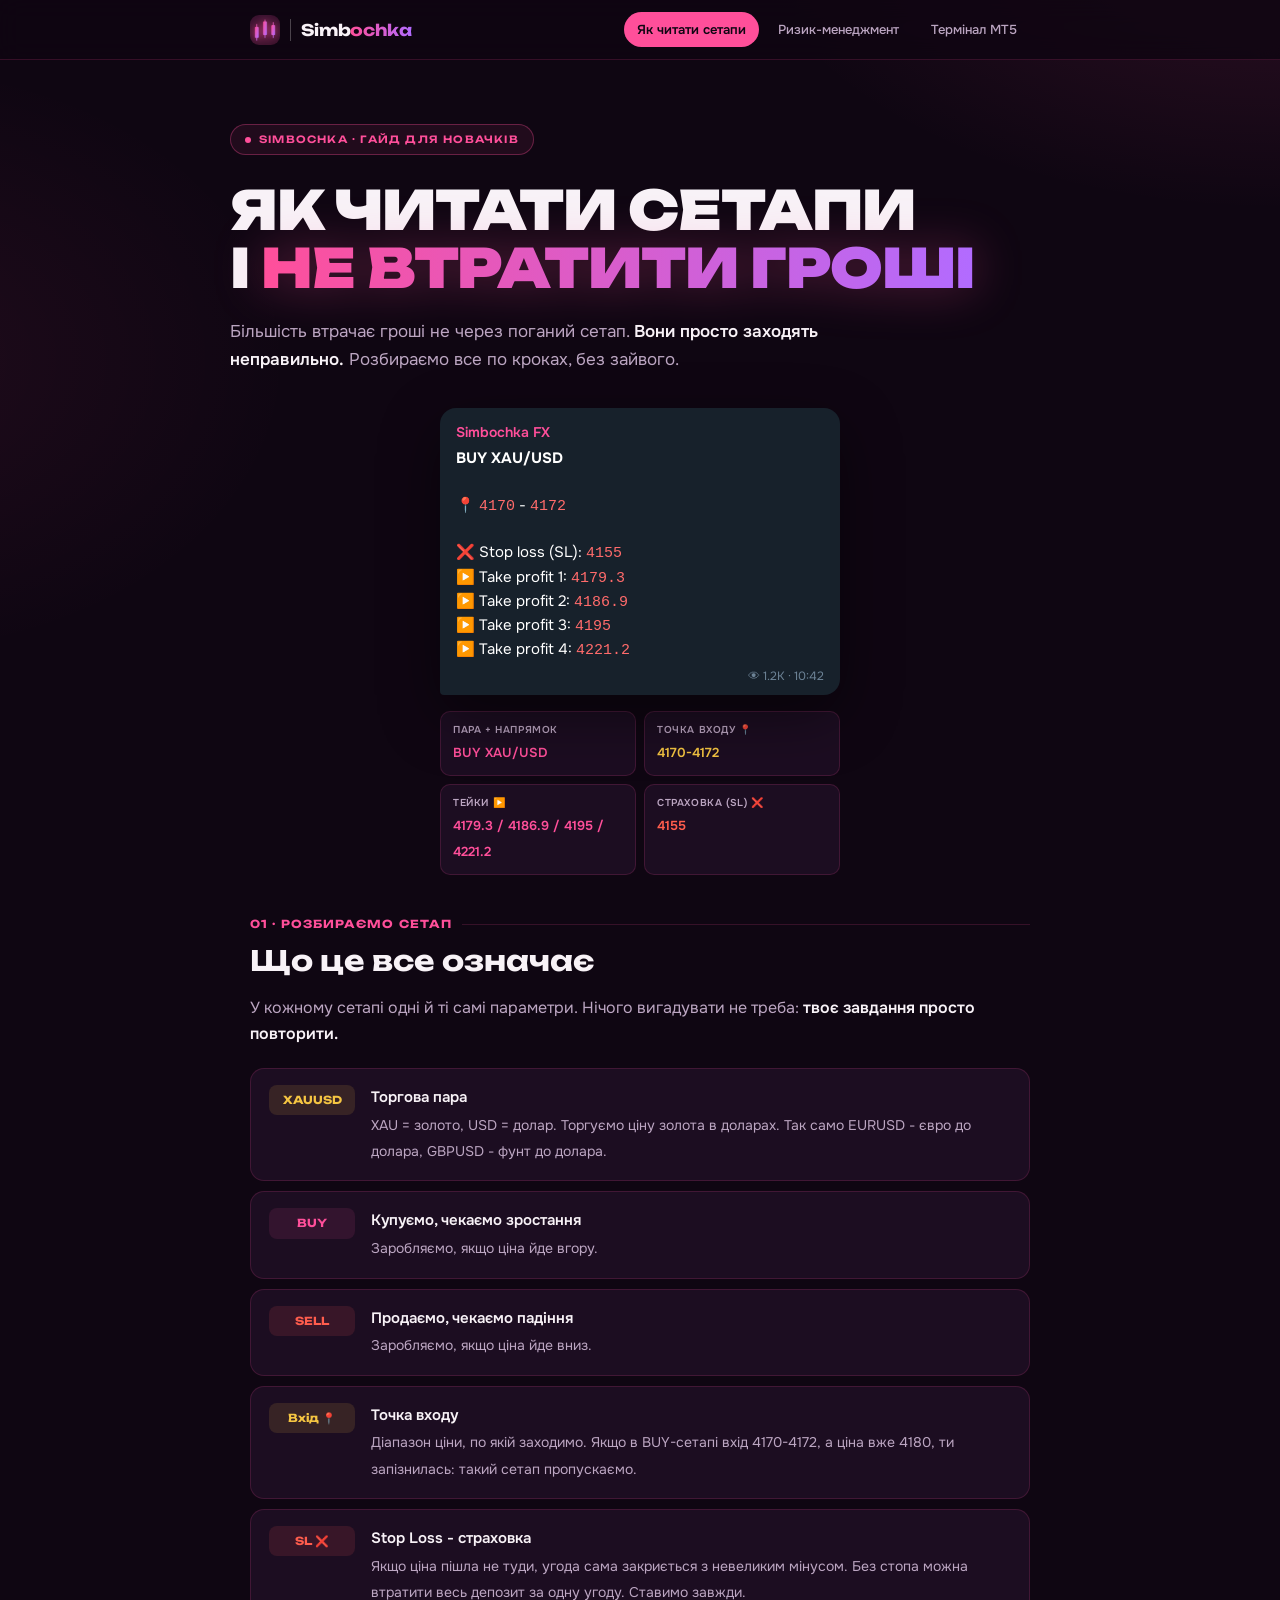
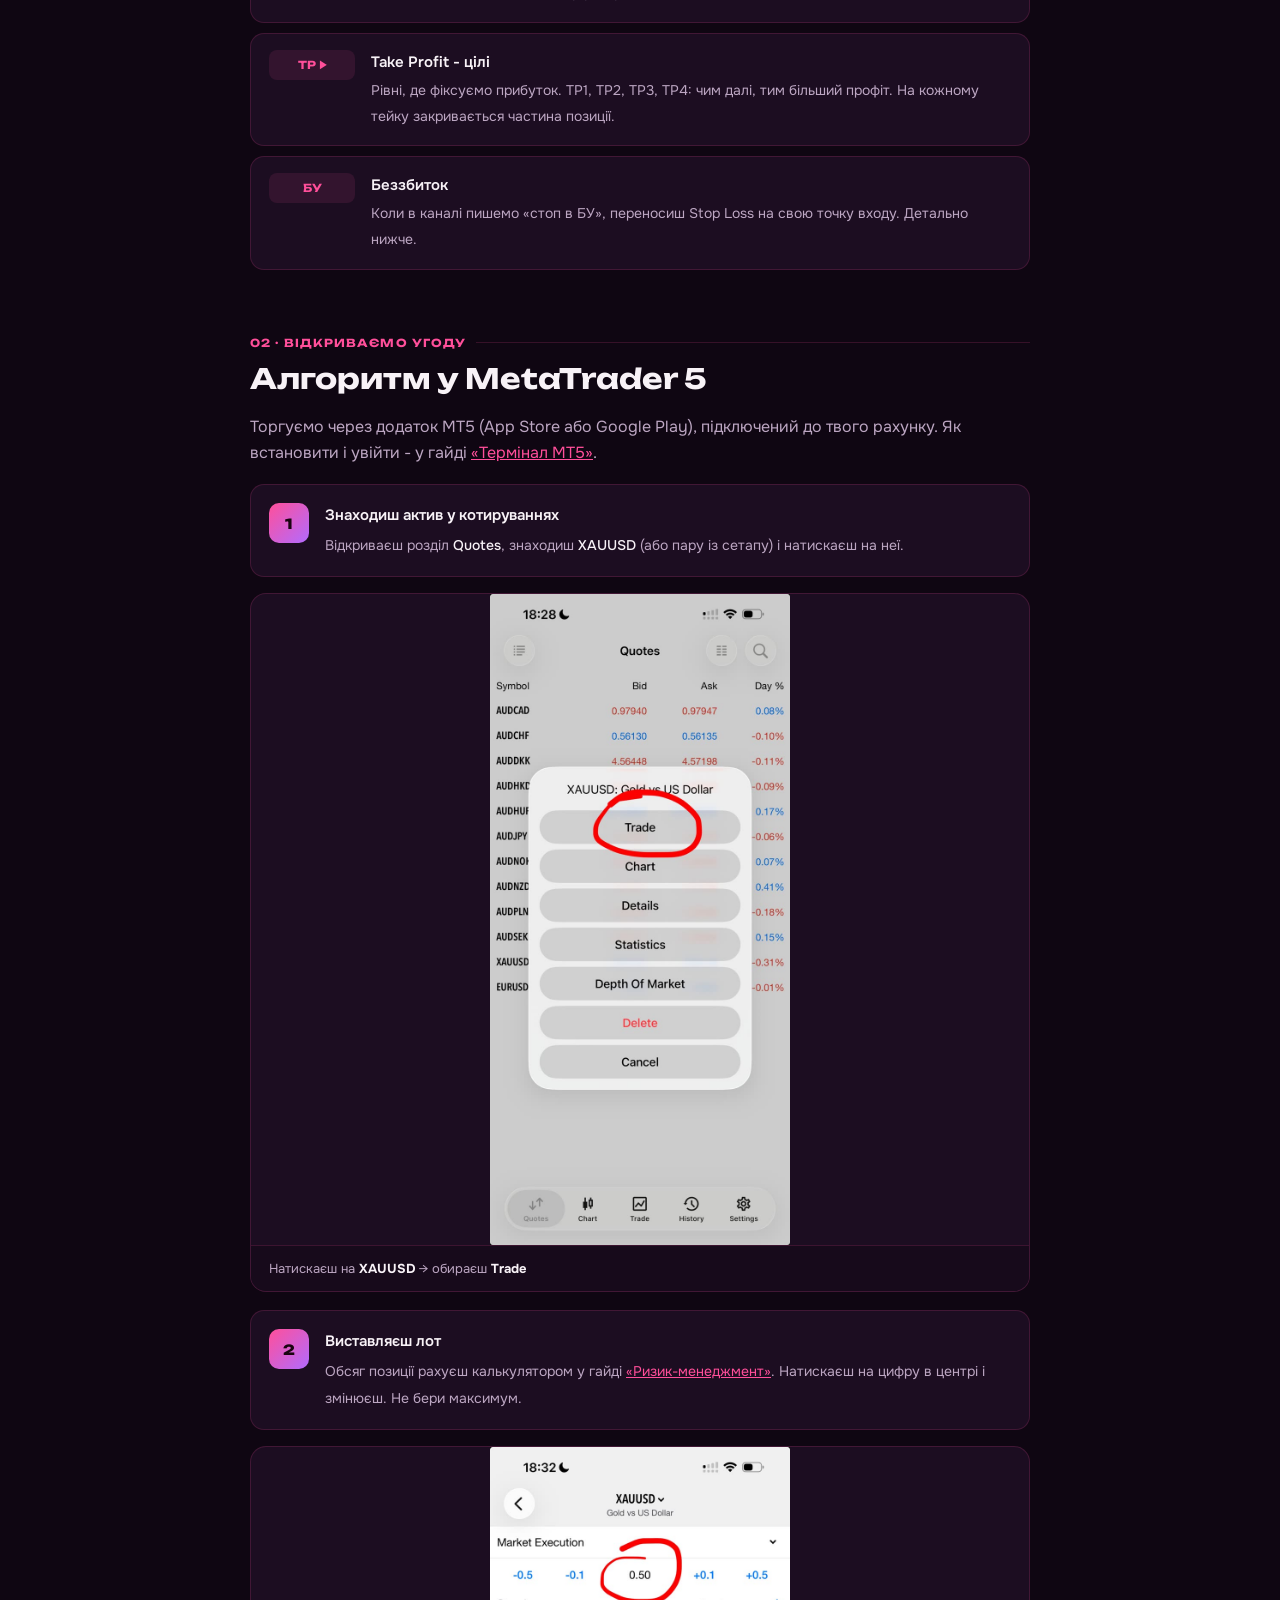
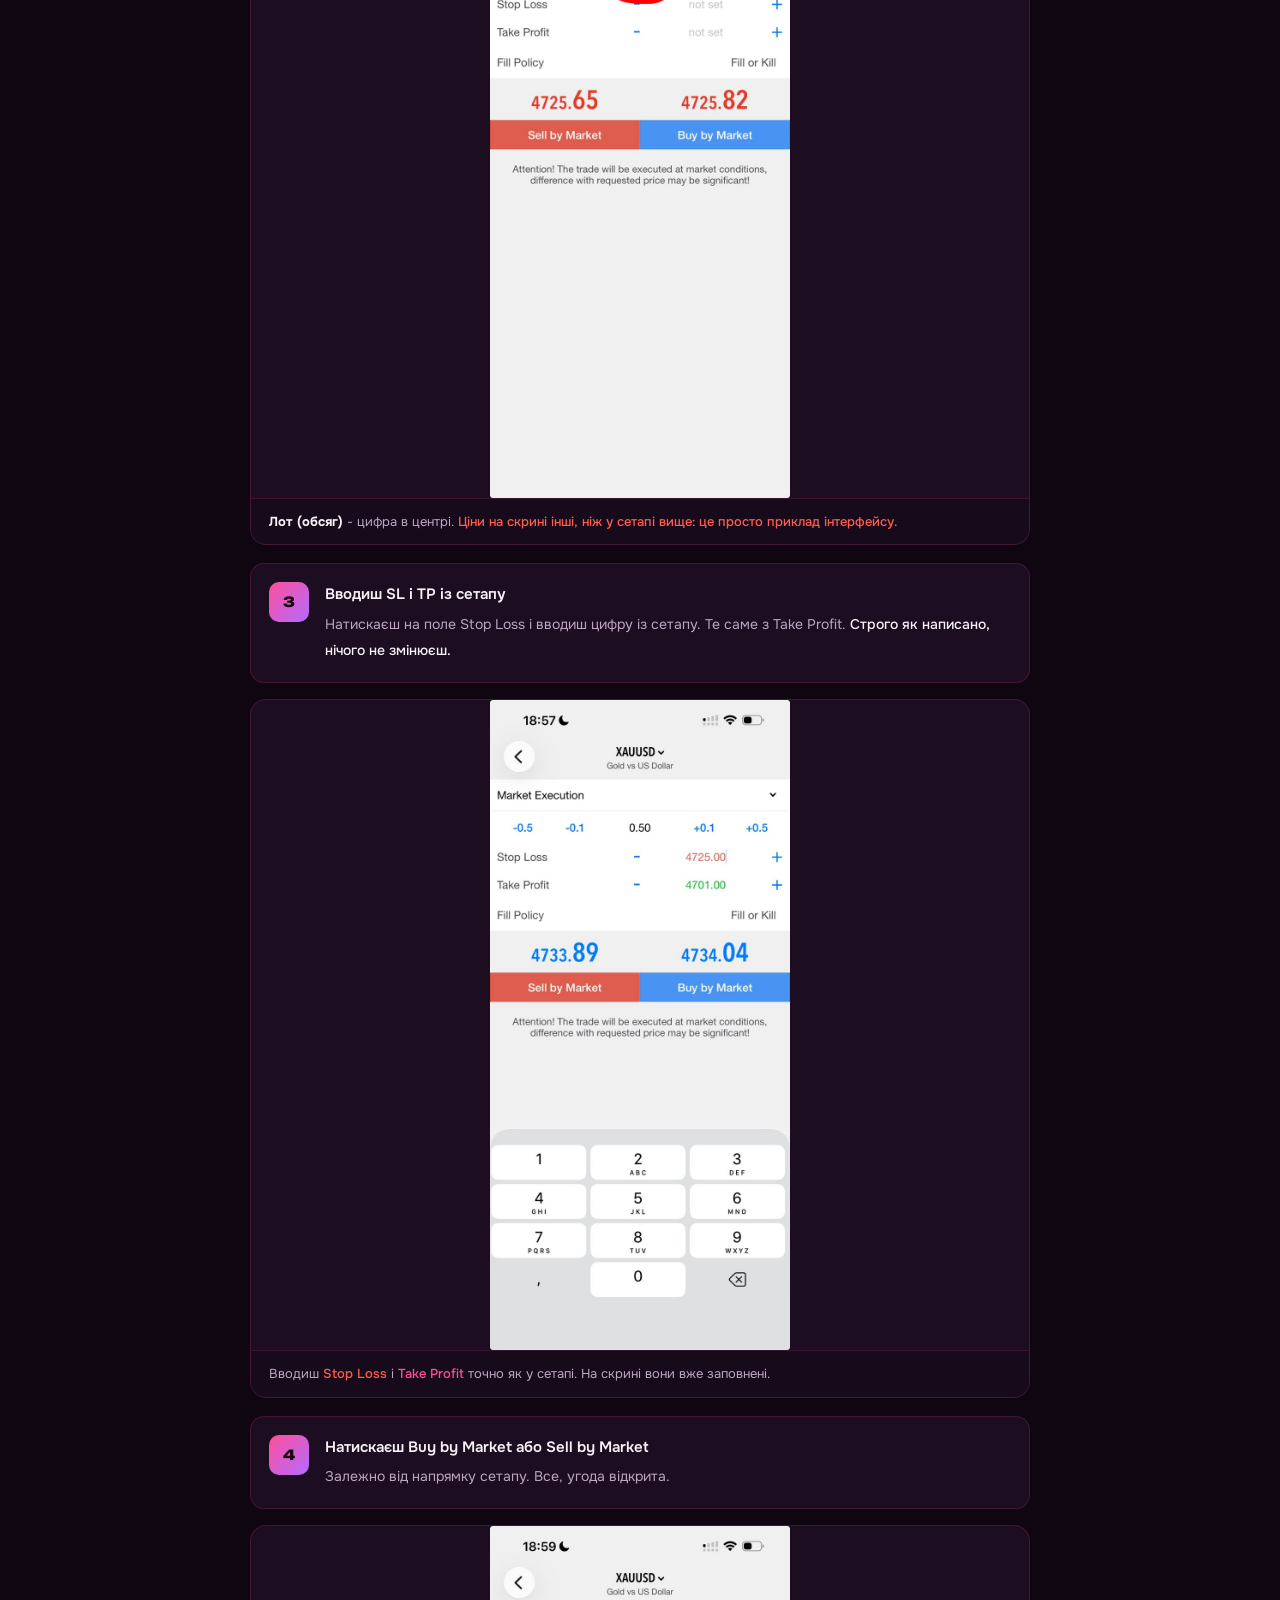
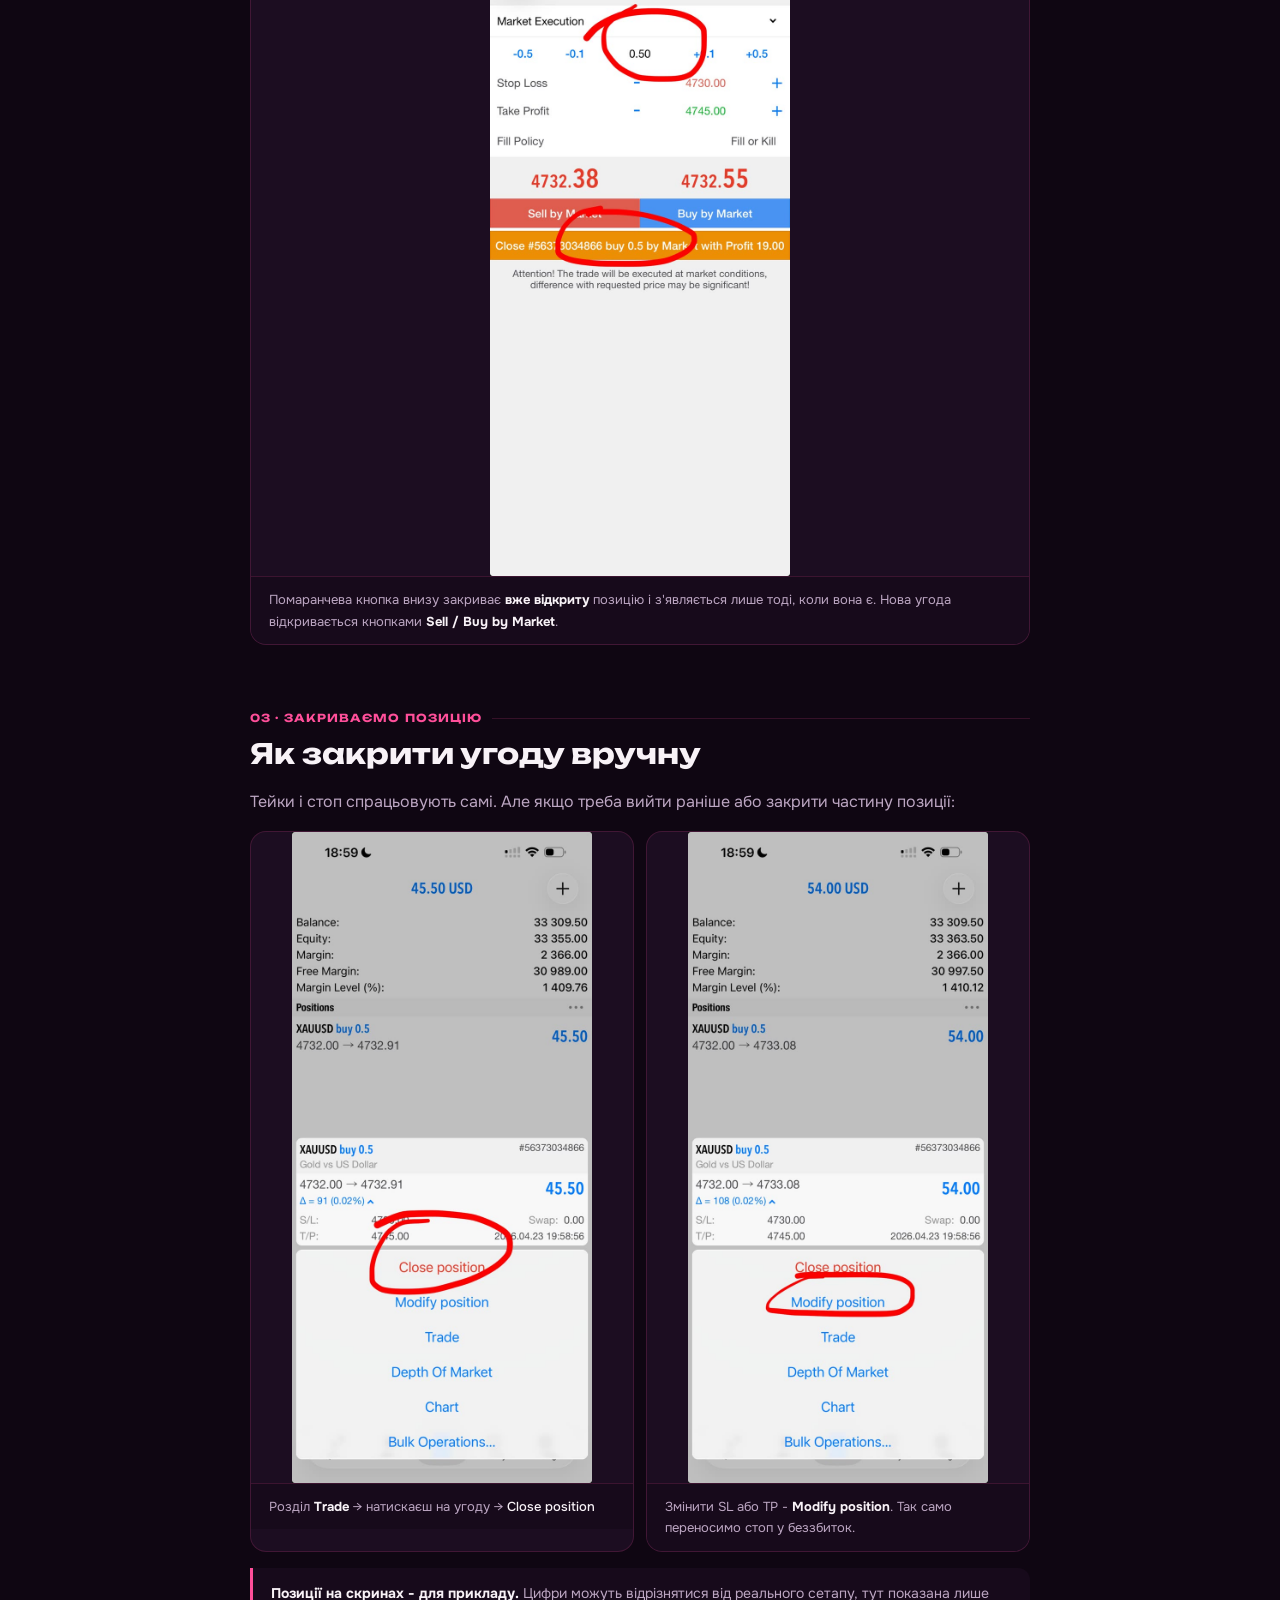
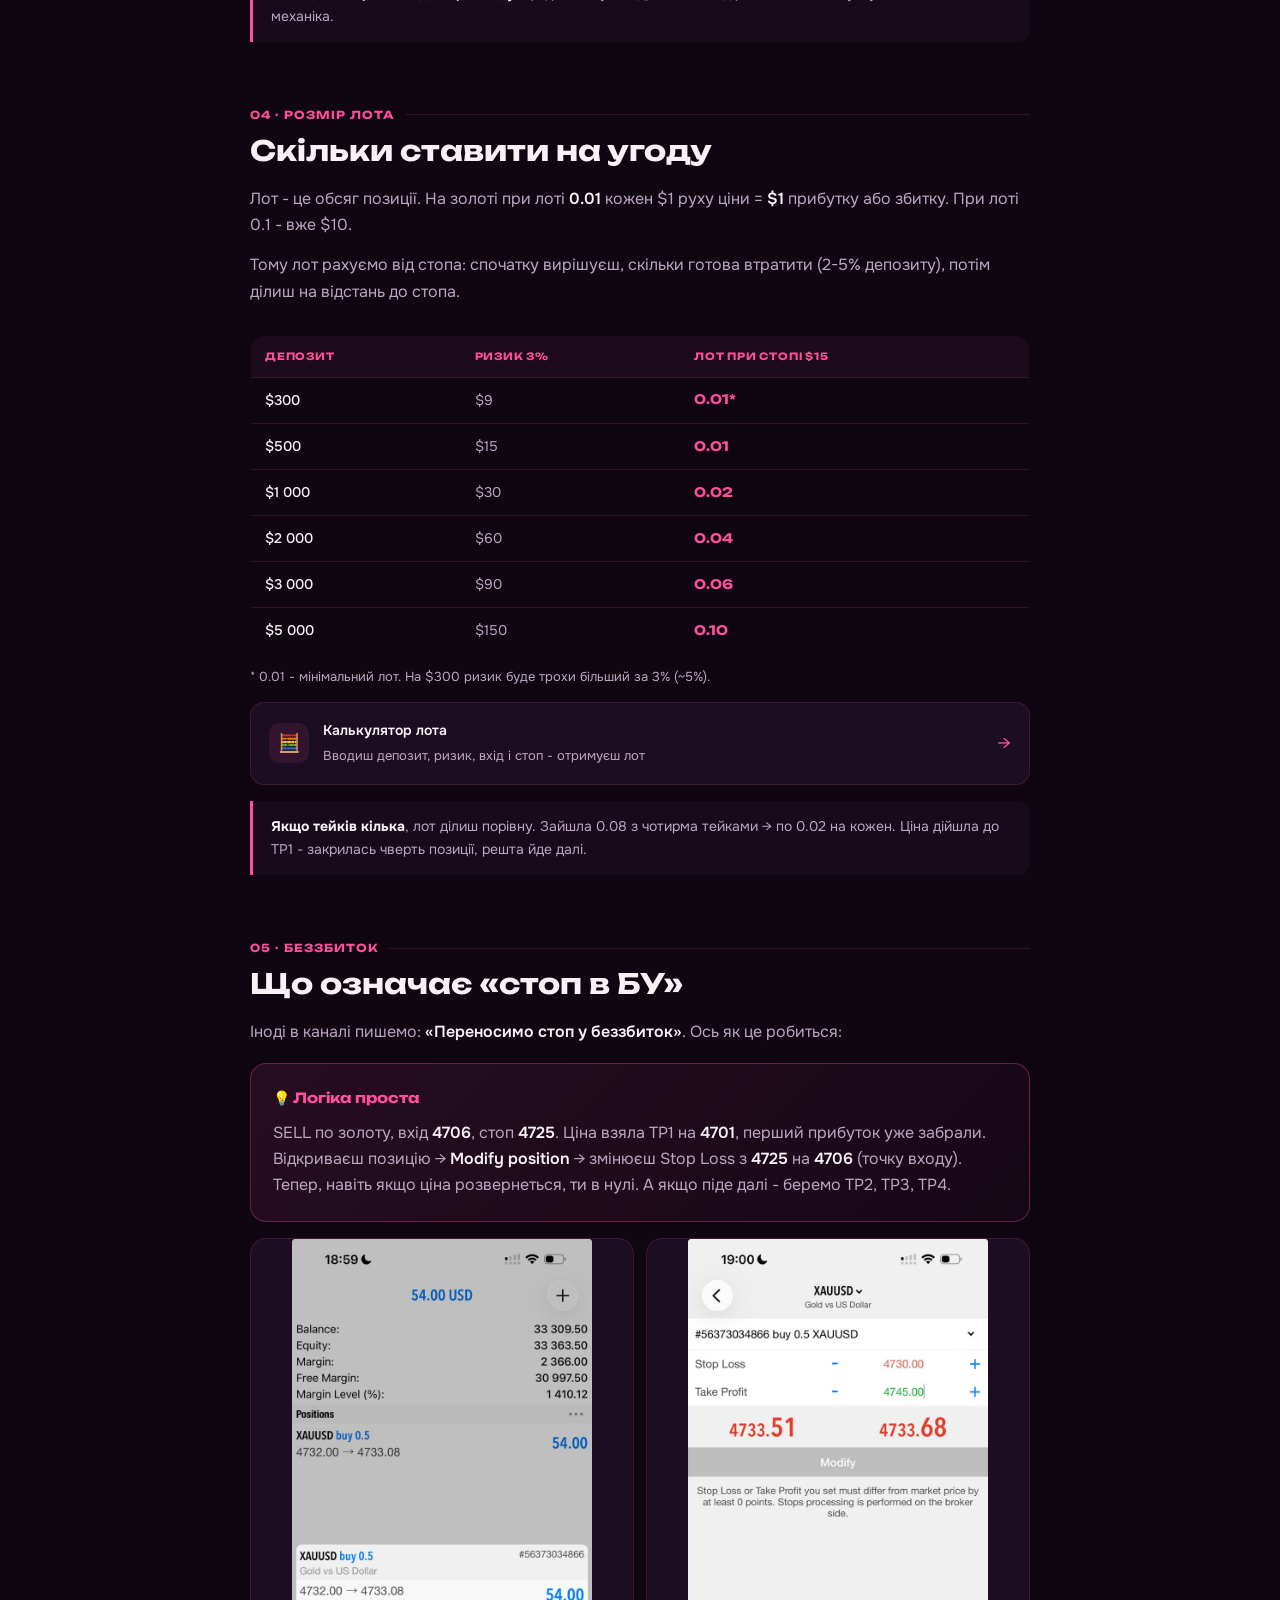
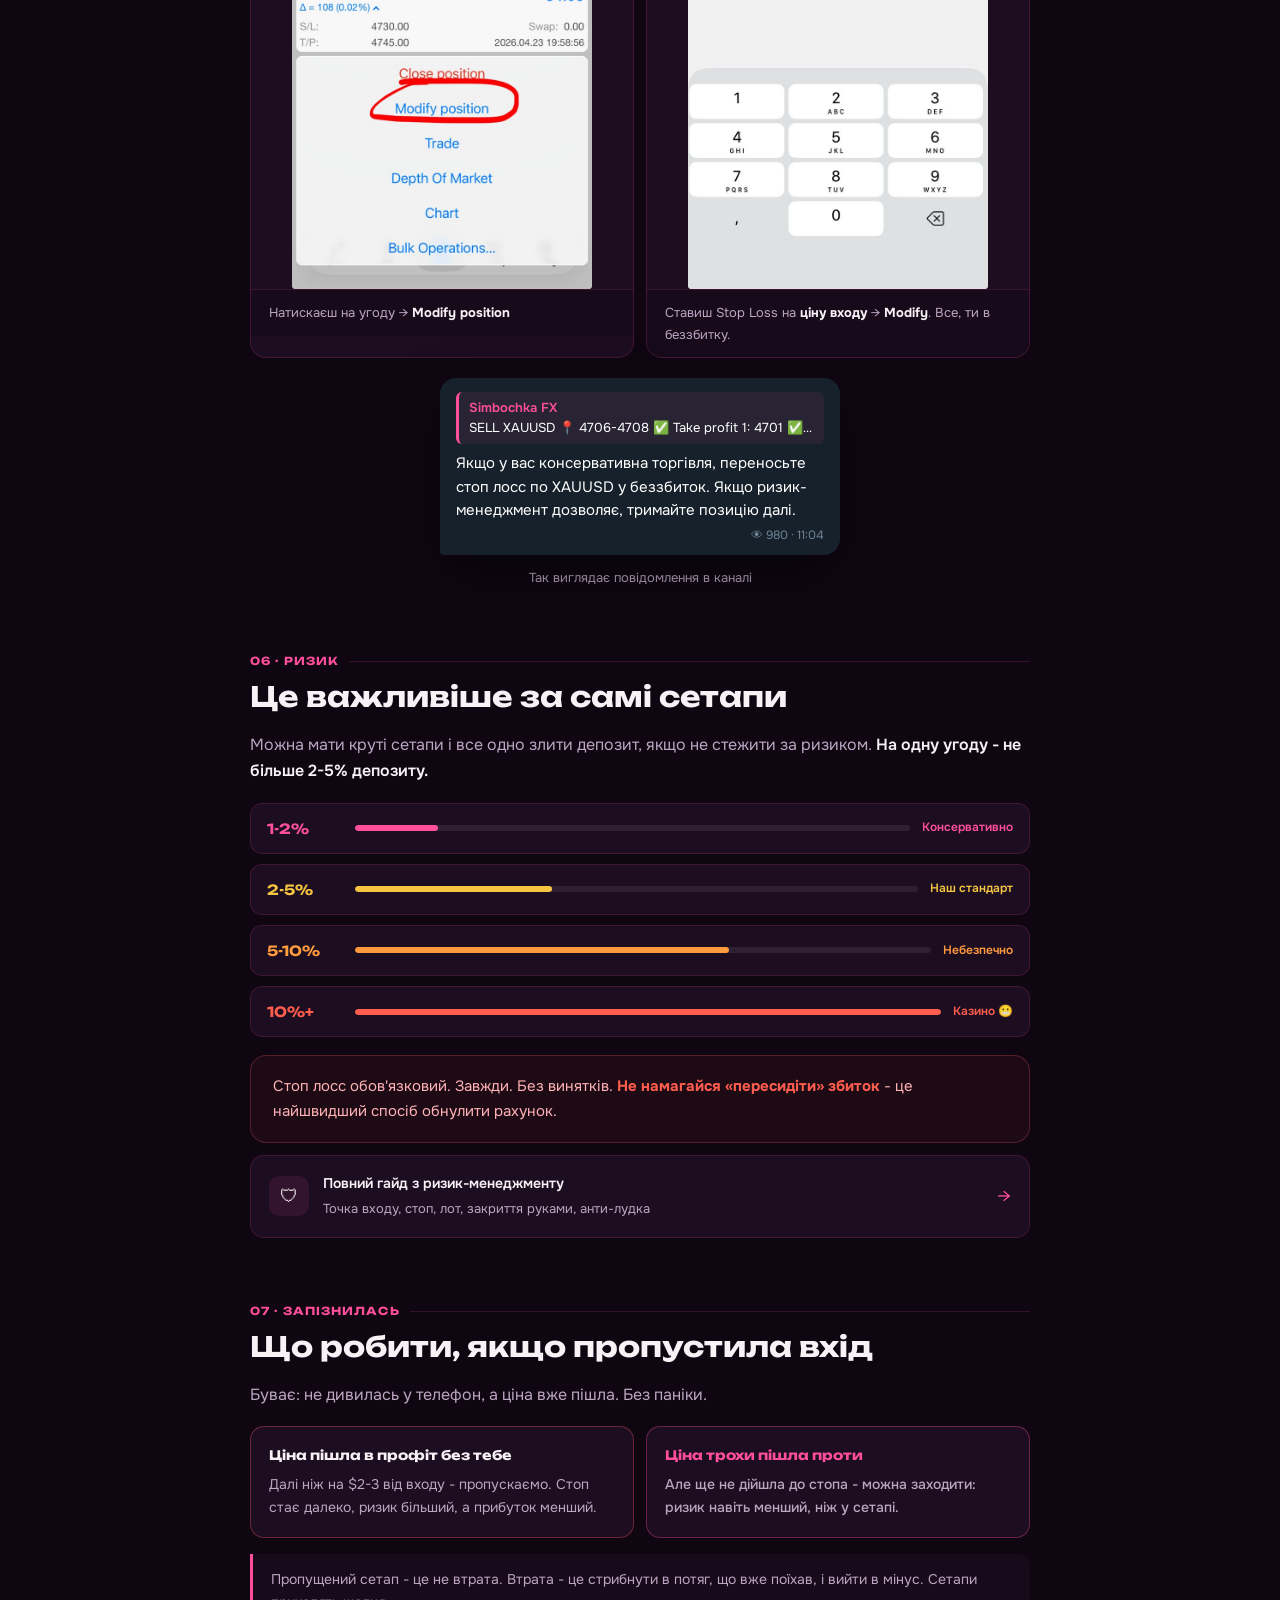
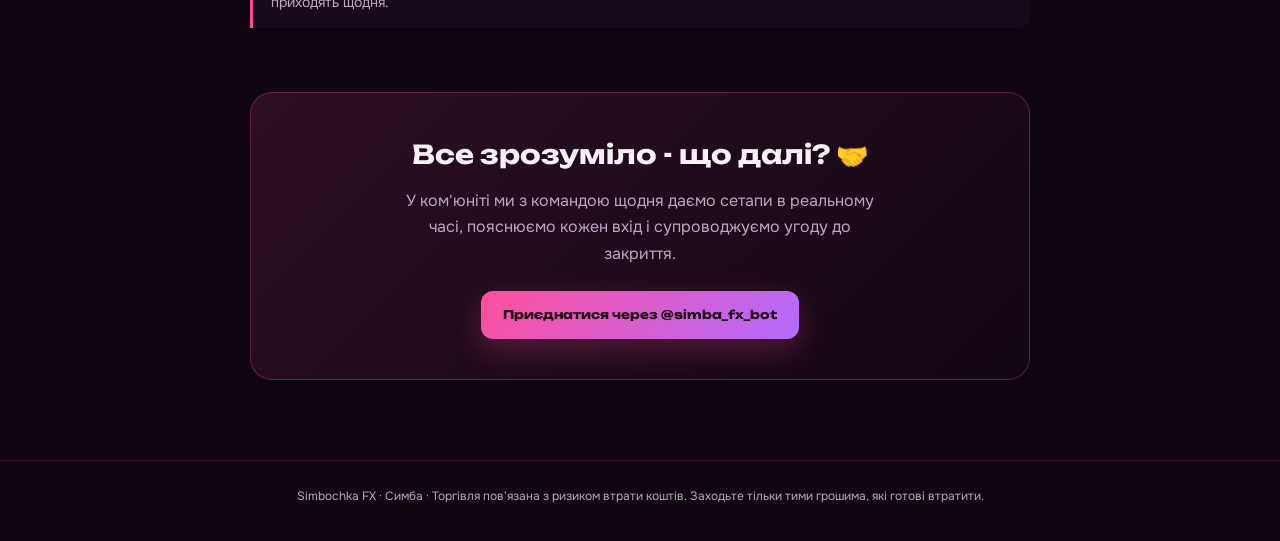
<file: index.html>
<!DOCTYPE html>
<html lang="uk">
<head>
<meta charset="UTF-8">
<meta name="viewport" content="width=device-width, initial-scale=1.0">
<title>Як читати сетапи | Simbochka FX</title>
<meta name="description" content="Гайд для новачків ком'юніті Simbochka FX: як читати сетапи, відкривати угоди в MetaTrader 5, рахувати лот і переносити стоп у беззбиток.">
<link rel="icon" href="data:image/svg+xml,%3Csvg xmlns='http://www.w3.org/2000/svg' viewBox='0 0 32 32'%3E%3Crect width='32' height='32' rx='8' fill='%230f0612'/%3E%3Cg fill='%23ff4f9a'%3E%3Crect x='6' y='12' width='5' height='12' rx='1'/%3E%3Crect x='13.5' y='6' width='5' height='14' rx='1'/%3E%3Crect x='21' y='10' width='5' height='10' rx='1'/%3E%3C/g%3E%3C/svg%3E">
<link href="https://fonts.googleapis.com/css2?family=Unbounded:wght@400;600;700;900&family=Onest:wght@300;400;500;600&display=swap" rel="stylesheet">
<link rel="apple-touch-icon" href="img/icon.png">
<meta property="og:image" content="https://jacksonnends.github.io/simbochka-fx/img/logo.jpg">
<link rel="stylesheet" href="style.css?v=3">
</head>
<body>

<nav class="nav"><div class="nav-in">
  <a class="brand" href="./"><img src="img/icon.png" alt="Simbochka"><i></i><span>Simb<b>ochka</b></span></a>
  <div class="nav-links">
    <a class="on" href="./">Як читати сетапи</a>
    <a href="risk.html">Ризик-менеджмент</a>
    <a href="terminal.html">Термінал MT5</a>
  </div>
</div></nav>

<header class="hero"><div class="hero-in">
  <div class="tag">Simbochka · Гайд для новачків</div>
  <h1>Як читати сетапи<br>і <span class="g">не втратити гроші</span></h1>
  <p class="hero-sub">Більшість втрачає гроші не через поганий сетап. <strong>Вони просто заходять неправильно.</strong> Розбираємо все по кроках, без зайвого.</p>

  <div class="tg">
    <div class="tg-name">Simbochka FX</div>
    <b>BUY XAU/USD</b><br><br>
    📍 <span class="num">4170</span> - <span class="num">4172</span><br><br>
    ❌ Stop loss (SL): <span class="num">4155</span><br>
    ▶️ Take profit 1: <span class="num">4179.3</span><br>
    ▶️ Take profit 2: <span class="num">4186.9</span><br>
    ▶️ Take profit 3: <span class="num">4195</span><br>
    ▶️ Take profit 4: <span class="num">4221.2</span>
    <div class="tg-meta">👁 1.2K · 10:42</div>
  </div>
  <div class="annot">
    <div><small>Пара + напрямок</small><span style="color:var(--green)">BUY XAU/USD</span></div>
    <div><small>Точка входу 📍</small><span style="color:var(--amber)">4170-4172</span></div>
    <div><small>Тейки ▶️</small><span style="color:var(--green)">4179.3 / 4186.9 / 4195 / 4221.2</span></div>
    <div><small>Страховка (SL) ❌</small><span style="color:var(--red)">4155</span></div>
  </div>
</div></header>

<main class="content">

  <section class="section" id="s1">
    <div class="section-num">01 · Розбираємо сетап</div>
    <h2>Що це все означає</h2>
    <p>У кожному сетапі одні й ті самі параметри. Нічого вигадувати не треба: <strong>твоє завдання просто повторити.</strong></p>
    <div class="glossary">
      <div class="gloss"><div class="badge entry">XAUUSD</div><div><strong>Торгова пара</strong><span>XAU = золото, USD = долар. Торгуємо ціну золота в доларах. Так само EURUSD - євро до долара, GBPUSD - фунт до долара.</span></div></div>
      <div class="gloss"><div class="badge">BUY</div><div><strong>Купуємо, чекаємо зростання</strong><span>Заробляємо, якщо ціна йде вгору.</span></div></div>
      <div class="gloss"><div class="badge sell">SELL</div><div><strong>Продаємо, чекаємо падіння</strong><span>Заробляємо, якщо ціна йде вниз.</span></div></div>
      <div class="gloss"><div class="badge entry">Вхід 📍</div><div><strong>Точка входу</strong><span>Діапазон ціни, по якій заходимо. Якщо в BUY-сетапі вхід 4170-4172, а ціна вже 4180, ти запізнилась: такий сетап пропускаємо.</span></div></div>
      <div class="gloss"><div class="badge sl">SL ❌</div><div><strong>Stop Loss - страховка</strong><span>Якщо ціна пішла не туди, угода сама закриється з невеликим мінусом. Без стопа можна втратити весь депозит за одну угоду. Ставимо завжди.</span></div></div>
      <div class="gloss"><div class="badge">TP ▶️</div><div><strong>Take Profit - цілі</strong><span>Рівні, де фіксуємо прибуток. TP1, TP2, TP3, TP4: чим далі, тим більший профіт. На кожному тейку закривається частина позиції.</span></div></div>
      <div class="gloss"><div class="badge">БУ</div><div><strong>Беззбиток</strong><span>Коли в каналі пишемо «стоп в БУ», переносиш Stop Loss на свою точку входу. Детально нижче.</span></div></div>
    </div>
  </section>

  <section class="section" id="s2">
    <div class="section-num">02 · Відкриваємо угоду</div>
    <h2>Алгоритм у MetaTrader 5</h2>
    <p>Торгуємо через додаток MT5 (App Store або Google Play), підключений до твого рахунку. Як встановити і увійти - у гайді <a href="terminal.html">«Термінал MT5»</a>.</p>

    <div class="steps"><div class="step"><div class="step-n">1</div><div class="step-body"><strong>Знаходиш актив у котируваннях</strong><span>Відкриваєш розділ <b>Quotes</b>, знаходиш <b>XAUUSD</b> (або пару із сетапу) і натискаєш на неї.</span></div><div></div></div></div>
    <div class="shot"><img src="img/quotes-trade.jpg" alt="MT5: вибір активу"><div class="shot-cap">Натискаєш на <strong>XAUUSD</strong> → обираєш <strong>Trade</strong></div></div>

    <div class="steps"><div class="step"><div class="step-n">2</div><div class="step-body"><strong>Виставляєш лот</strong><span>Обсяг позиції рахуєш калькулятором у гайді <a href="risk.html#calc">«Ризик-менеджмент»</a>. Натискаєш на цифру в центрі і змінюєш. Не бери максимум.</span></div><div></div></div></div>
    <div class="shot"><img src="img/lot.jpg" alt="MT5: лот"><div class="shot-cap"><strong>Лот (обсяг)</strong> - цифра в центрі. <span class="warn">Ціни на скрині інші, ніж у сетапі вище: це просто приклад інтерфейсу.</span></div></div>

    <div class="steps"><div class="step"><div class="step-n">3</div><div class="step-body"><strong>Вводиш SL і TP із сетапу</strong><span>Натискаєш на поле Stop Loss і вводиш цифру із сетапу. Те саме з Take Profit. <b>Строго як написано, нічого не змінюєш.</b></span></div><div></div></div></div>
    <div class="shot"><img src="img/sl-tp.jpg" alt="MT5: SL і TP"><div class="shot-cap">Вводиш <span class="warn">Stop Loss</span> і <span class="ok">Take Profit</span> точно як у сетапі. На скрині вони вже заповнені.</div></div>

    <div class="steps"><div class="step"><div class="step-n">4</div><div class="step-body"><strong>Натискаєш Buy by Market або Sell by Market</strong><span>Залежно від напрямку сетапу. Все, угода відкрита.</span></div><div></div></div></div>
    <div class="shot"><img src="img/close-confirm.jpg" alt="MT5: кнопки угоди"><div class="shot-cap">Помаранчева кнопка внизу закриває <strong>вже відкриту</strong> позицію і з'являється лише тоді, коли вона є. Нова угода відкривається кнопками <strong>Sell / Buy by Market</strong>.</div></div>
  </section>

  <section class="section" id="s3">
    <div class="section-num">03 · Закриваємо позицію</div>
    <h2>Як закрити угоду вручну</h2>
    <p>Тейки і стоп спрацьовують самі. Але якщо треба вийти раніше або закрити частину позиції:</p>
    <div class="pair">
      <div class="shot"><img src="img/close-position.jpg" alt="Close position"><div class="shot-cap">Розділ <strong>Trade</strong> → натискаєш на угоду → <strong class="ok">Close position</strong></div></div>
      <div class="shot"><img src="img/modify-position.jpg" alt="Modify position"><div class="shot-cap">Змінити SL або TP - <strong>Modify position</strong>. Так само переносимо стоп у беззбиток.</div></div>
    </div>
    <div class="note"><strong>Позиції на скринах - для прикладу.</strong> Цифри можуть відрізнятися від реального сетапу, тут показана лише механіка.</div>
  </section>

  <section class="section" id="s4">
    <div class="section-num">04 · Розмір лота</div>
    <h2>Скільки ставити на угоду</h2>
    <p>Лот - це обсяг позиції. На золоті при лоті <strong>0.01</strong> кожен $1 руху ціни = <strong>$1</strong> прибутку або збитку. При лоті 0.1 - вже $10.</p>
    <p>Тому лот рахуємо від стопа: спочатку вирішуєш, скільки готова втратити (2-5% депозиту), потім ділиш на відстань до стопа.</p>
    <div class="tbl-wrap"><table class="tbl">
      <thead><tr><th>Депозит</th><th>Ризик 3%</th><th>Лот при стопі $15</th></tr></thead>
      <tbody>
        <tr><td>$300</td><td>$9</td><td class="v">0.01*</td></tr>
        <tr><td>$500</td><td>$15</td><td class="v">0.01</td></tr>
        <tr><td>$1 000</td><td>$30</td><td class="v">0.02</td></tr>
        <tr><td>$2 000</td><td>$60</td><td class="v">0.04</td></tr>
        <tr><td>$3 000</td><td>$90</td><td class="v">0.06</td></tr>
        <tr><td>$5 000</td><td>$150</td><td class="v">0.10</td></tr>
      </tbody>
    </table></div>
    <p class="calc-hint">* 0.01 - мінімальний лот. На $300 ризик буде трохи більший за 3% (~5%).</p>
    <a class="link-card" href="risk.html#calc"><div class="link-ic">🧮</div><div><strong>Калькулятор лота</strong><span>Вводиш депозит, ризик, вхід і стоп - отримуєш лот</span></div><div class="arr">→</div></a>
    <div class="note"><strong>Якщо тейків кілька</strong>, лот ділиш порівну. Зайшла 0.08 з чотирма тейками → по 0.02 на кожен. Ціна дійшла до TP1 - закрилась чверть позиції, решта йде далі.</div>
  </section>

  <section class="section" id="s5">
    <div class="section-num">05 · Беззбиток</div>
    <h2>Що означає «стоп в БУ»</h2>
    <p>Іноді в каналі пишемо: <strong>«Переносимо стоп у беззбиток»</strong>. Ось як це робиться:</p>
    <div class="hl"><div class="t">💡 Логіка проста</div><p>SELL по золоту, вхід <strong>4706</strong>, стоп <strong>4725</strong>. Ціна взяла TP1 на <strong>4701</strong>, перший прибуток уже забрали. Відкриваєш позицію → <strong>Modify position</strong> → змінюєш Stop Loss з <strong>4725</strong> на <strong>4706</strong> (точку входу). Тепер, навіть якщо ціна розвернеться, ти в нулі. А якщо піде далі - беремо TP2, TP3, TP4.</p></div>
    <div class="pair">
      <div class="shot"><img src="img/modify-open.jpg" alt="Modify position"><div class="shot-cap">Натискаєш на угоду → <strong>Modify position</strong></div></div>
      <div class="shot"><img src="img/modify-sl.jpg" alt="Стоп на точку входу"><div class="shot-cap">Ставиш Stop Loss на <strong>ціну входу</strong> → <strong>Modify</strong>. Все, ти в беззбитку.</div></div>
    </div>
    <div class="tg" style="margin-top:20px">
      <div class="tg-quote"><b>Simbochka FX</b>SELL XAUUSD 📍 4706-4708 ✅ Take profit 1: 4701 ✅ Take profit 2...</div>
      Якщо у вас консервативна торгівля, переносьте стоп лосс по XAUUSD у беззбиток. Якщо ризик-менеджмент дозволяє, тримайте позицію далі.
      <div class="tg-meta">👁 980 · 11:04</div>
    </div>
    <p style="text-align:center;font-size:13px;margin-top:12px">Так виглядає повідомлення в каналі</p>
  </section>

  <section class="section" id="s6">
    <div class="section-num">06 · Ризик</div>
    <h2>Це важливіше за самі сетапи</h2>
    <p>Можна мати круті сетапи і все одно злити депозит, якщо не стежити за ризиком. <strong>На одну угоду - не більше 2-5% депозиту.</strong></p>
    <div class="risk">
      <div class="risk-item"><div class="risk-pct" style="color:var(--green)">1-2%</div><div class="risk-bar-wrap"><div class="risk-bar" style="width:15%;background:var(--green)"></div></div><div class="risk-label" style="color:var(--green)">Консервативно</div></div>
      <div class="risk-item"><div class="risk-pct" style="color:var(--amber)">2-5%</div><div class="risk-bar-wrap"><div class="risk-bar" style="width:35%;background:var(--amber)"></div></div><div class="risk-label" style="color:var(--amber)">Наш стандарт</div></div>
      <div class="risk-item"><div class="risk-pct" style="color:var(--orange)">5-10%</div><div class="risk-bar-wrap"><div class="risk-bar" style="width:65%;background:var(--orange)"></div></div><div class="risk-label" style="color:var(--orange)">Небезпечно</div></div>
      <div class="risk-item"><div class="risk-pct" style="color:var(--red)">10%+</div><div class="risk-bar-wrap"><div class="risk-bar" style="width:100%;background:var(--red)"></div></div><div class="risk-label" style="color:var(--red)">Казино 😬</div></div>
    </div>
    <div class="warn-block">Стоп лосс обов'язковий. Завжди. Без винятків. <strong>Не намагайся «пересидіти» збиток</strong> - це найшвидший спосіб обнулити рахунок.</div>
    <a class="link-card" href="risk.html"><div class="link-ic">🛡</div><div><strong>Повний гайд з ризик-менеджменту</strong><span>Точка входу, стоп, лот, закриття руками, анти-лудка</span></div><div class="arr">→</div></a>
  </section>

  <section class="section" id="s7">
    <div class="section-num">07 · Запізнилась</div>
    <h2>Що робити, якщо пропустила вхід</h2>
    <p>Буває: не дивилась у телефон, а ціна вже пішла. Без паніки.</p>
    <div class="grid2">
      <div class="mini-card bad"><h4>Ціна пішла в профіт без тебе</h4><p>Далі ніж на $2-3 від входу - пропускаємо. Стоп стає далеко, ризик більший, а прибуток менший.</p></div>
      <div class="mini-card ok"><h4>Ціна трохи пішла проти</h4><p>Але ще не дійшла до стопа - можна заходити: ризик навіть менший, ніж у сетапі.</p></div>
    </div>
    <div class="note">Пропущений сетап - це не втрата. Втрата - це стрибнути в потяг, що вже поїхав, і вийти в мінус. Сетапи приходять щодня.</div>
  </section>

  <div class="cta">
    <h3>Все зрозуміло - що далі? 🤝</h3>
    <p>У ком'юніті ми з командою щодня даємо сетапи в реальному часі, пояснюємо кожен вхід і супроводжуємо угоду до закриття.</p>
    <a class="btn" href="https://t.me/simba_fx_bot" target="_blank" rel="noopener">Приєднатися через @simba_fx_bot</a>
  </div>
</main>

<footer>Simbochka FX · Симба · Торгівля пов'язана з ризиком втрати коштів. Заходьте тільки тими грошима, які готові втратити.</footer>
</body>
</html>
</file>
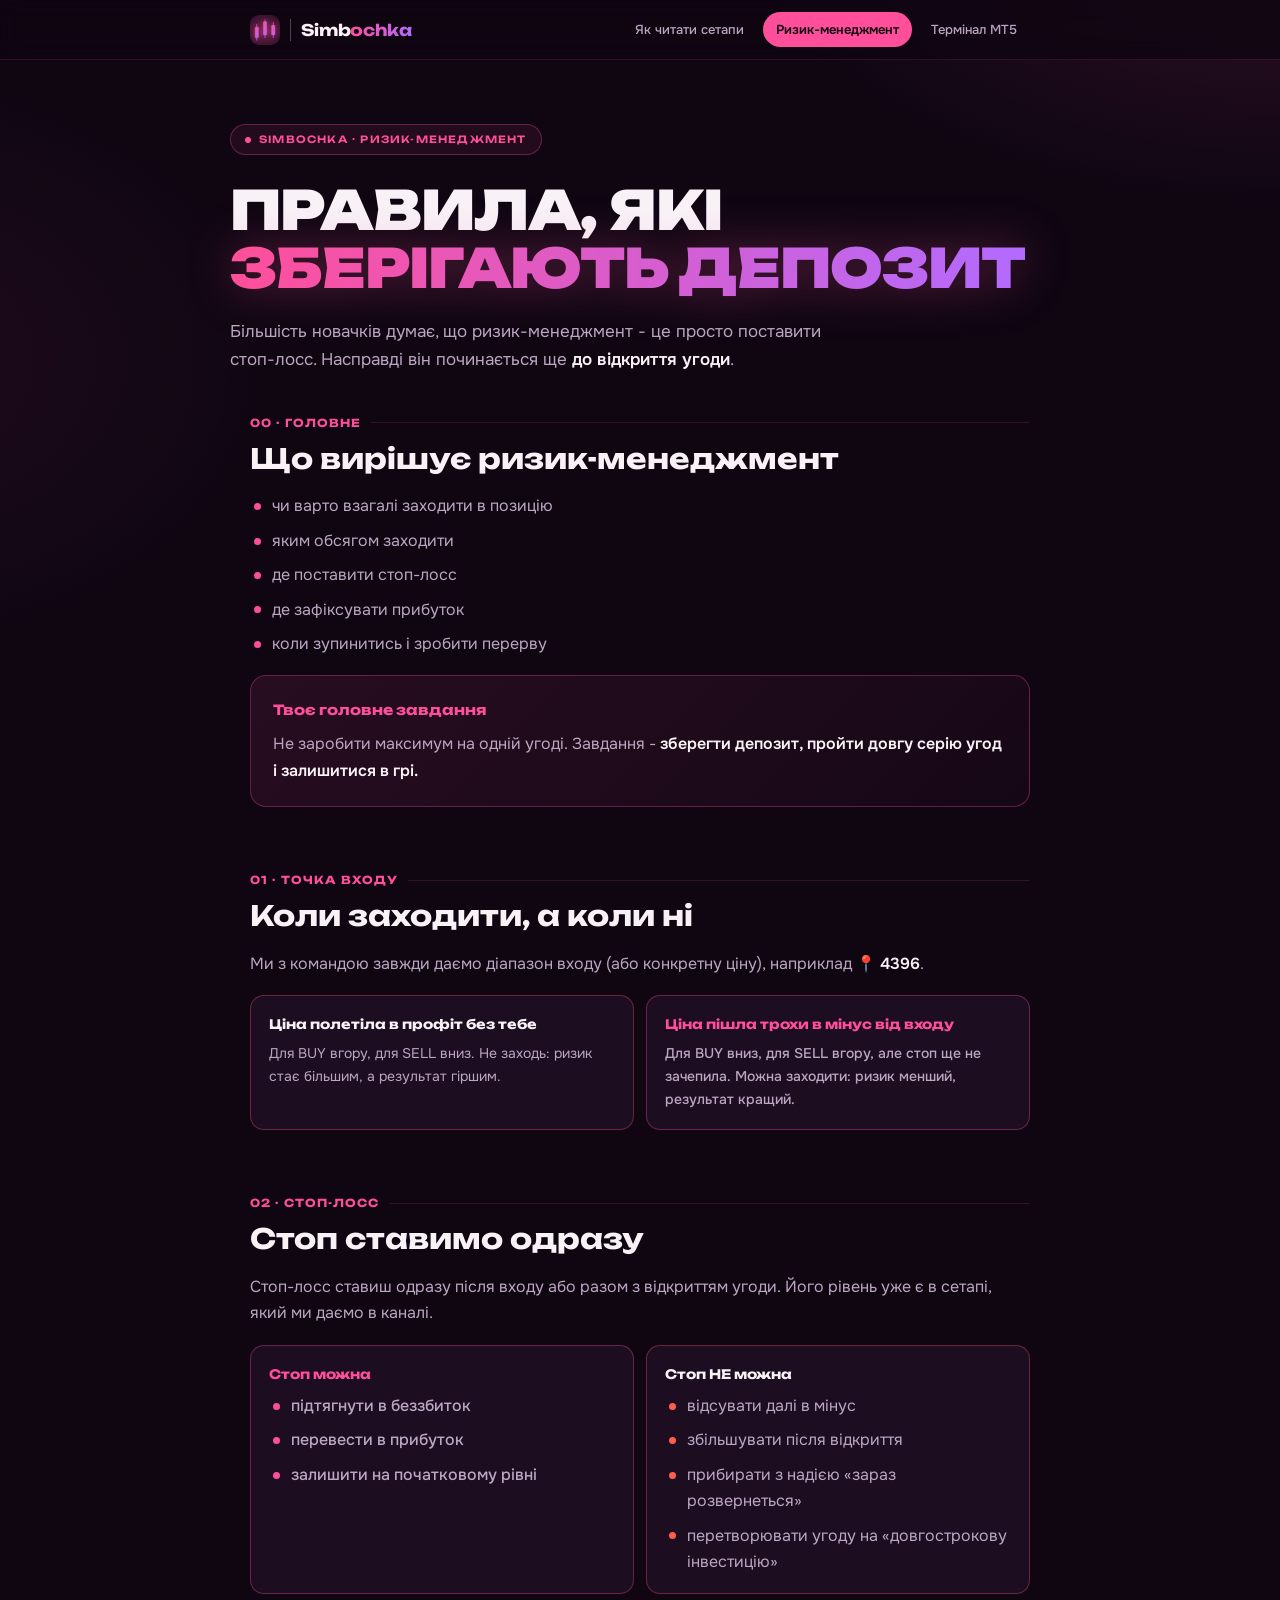
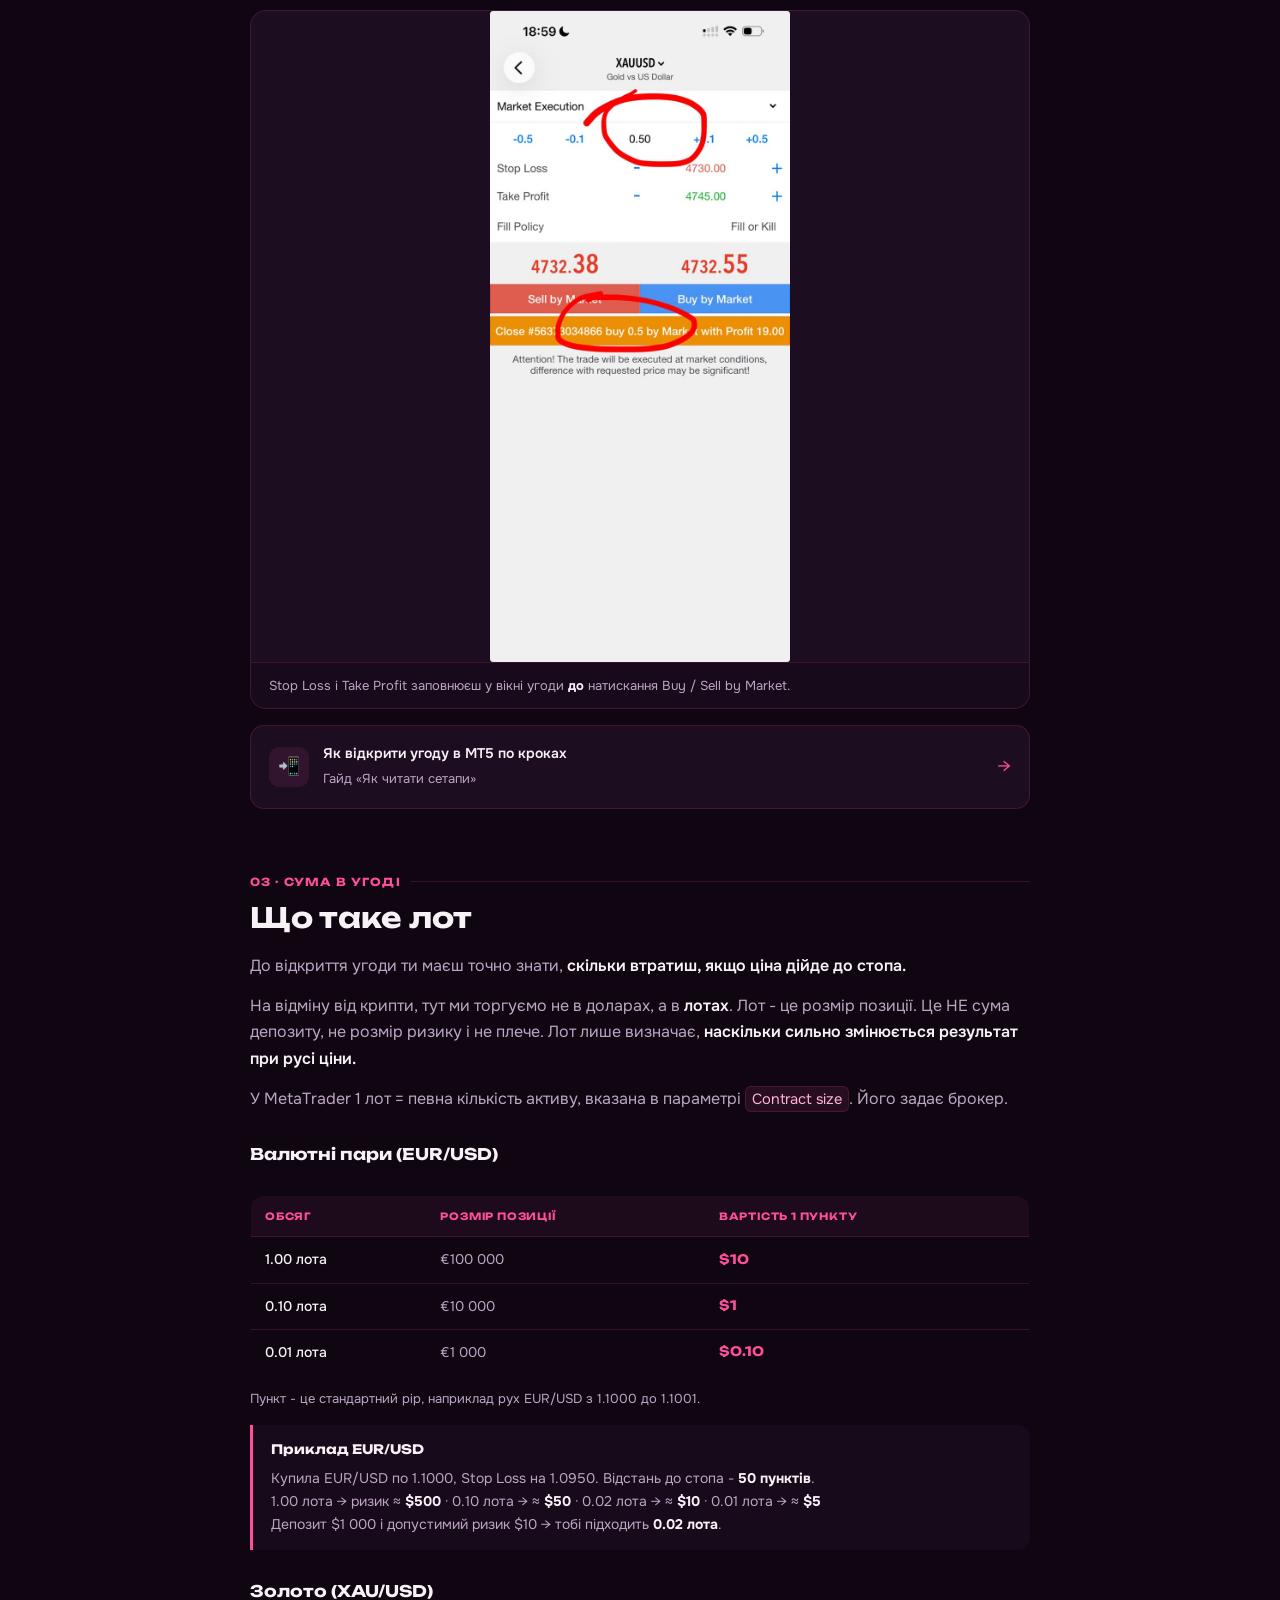
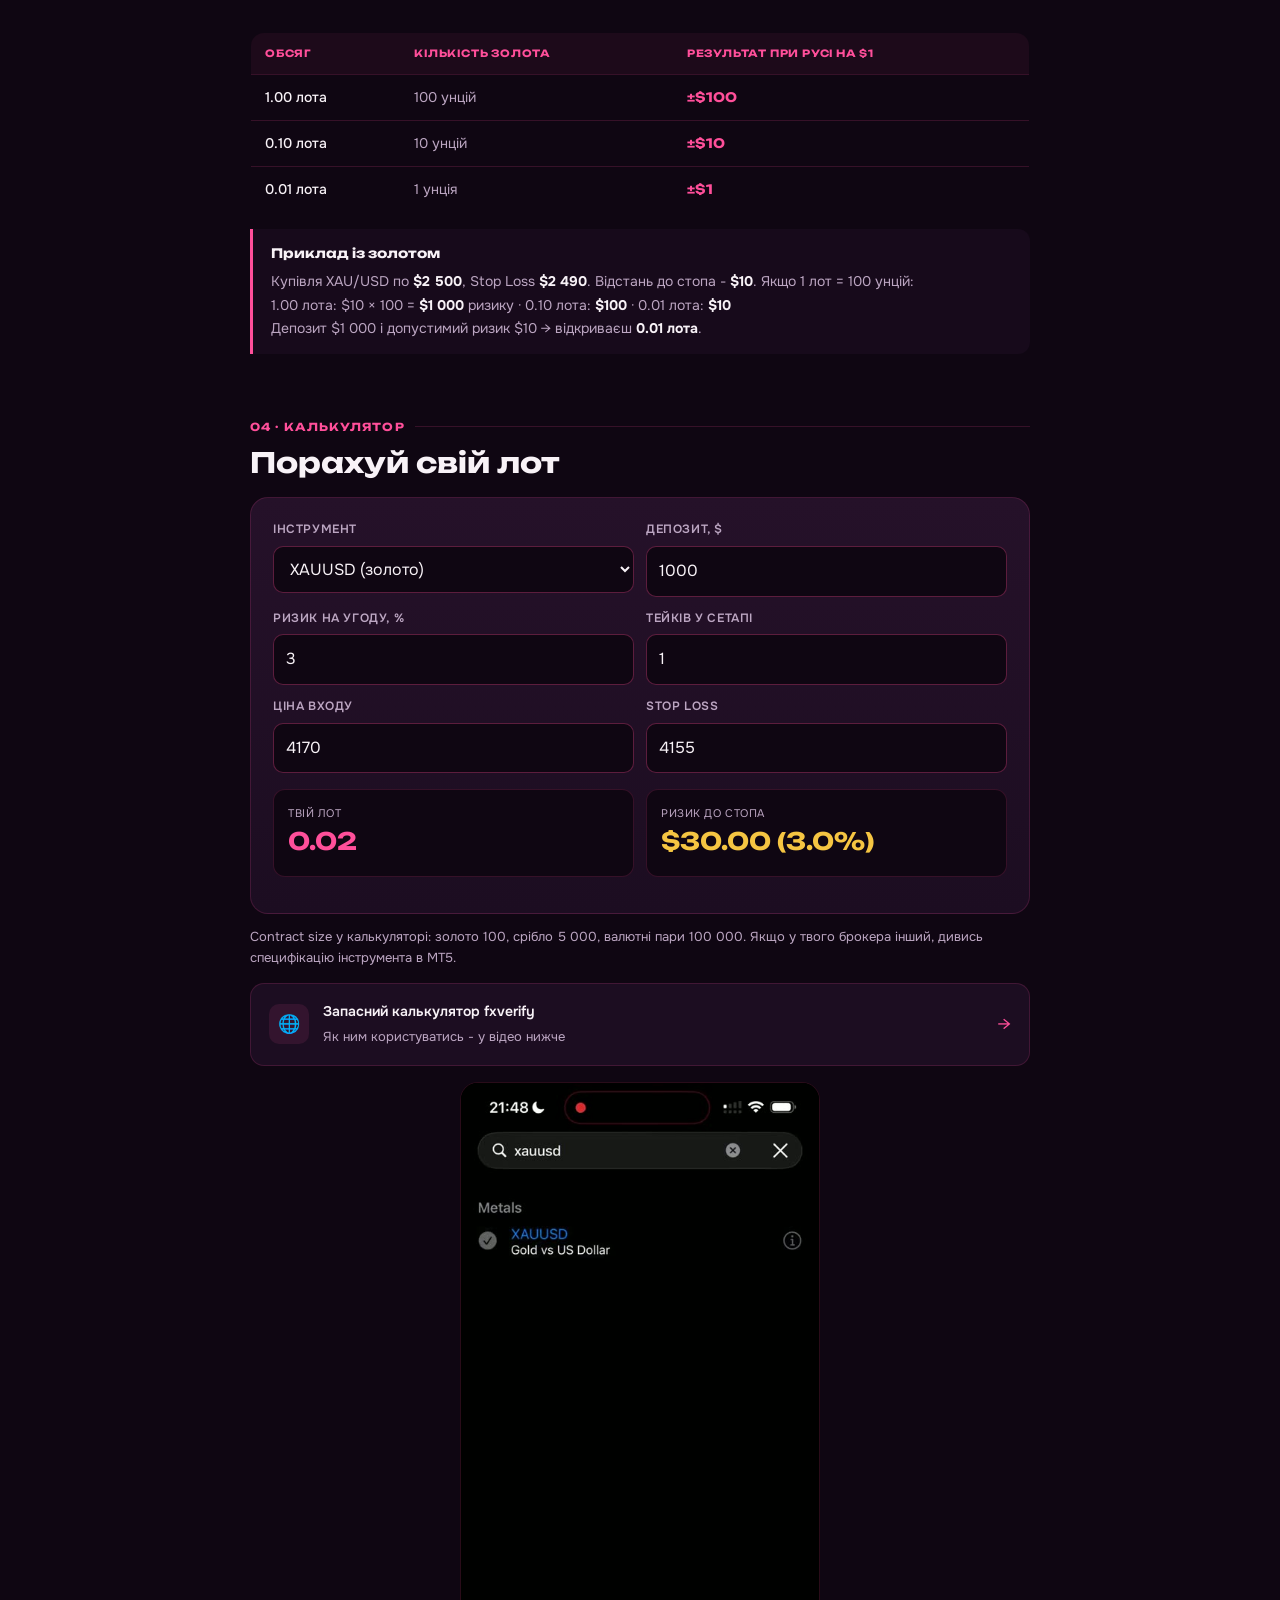
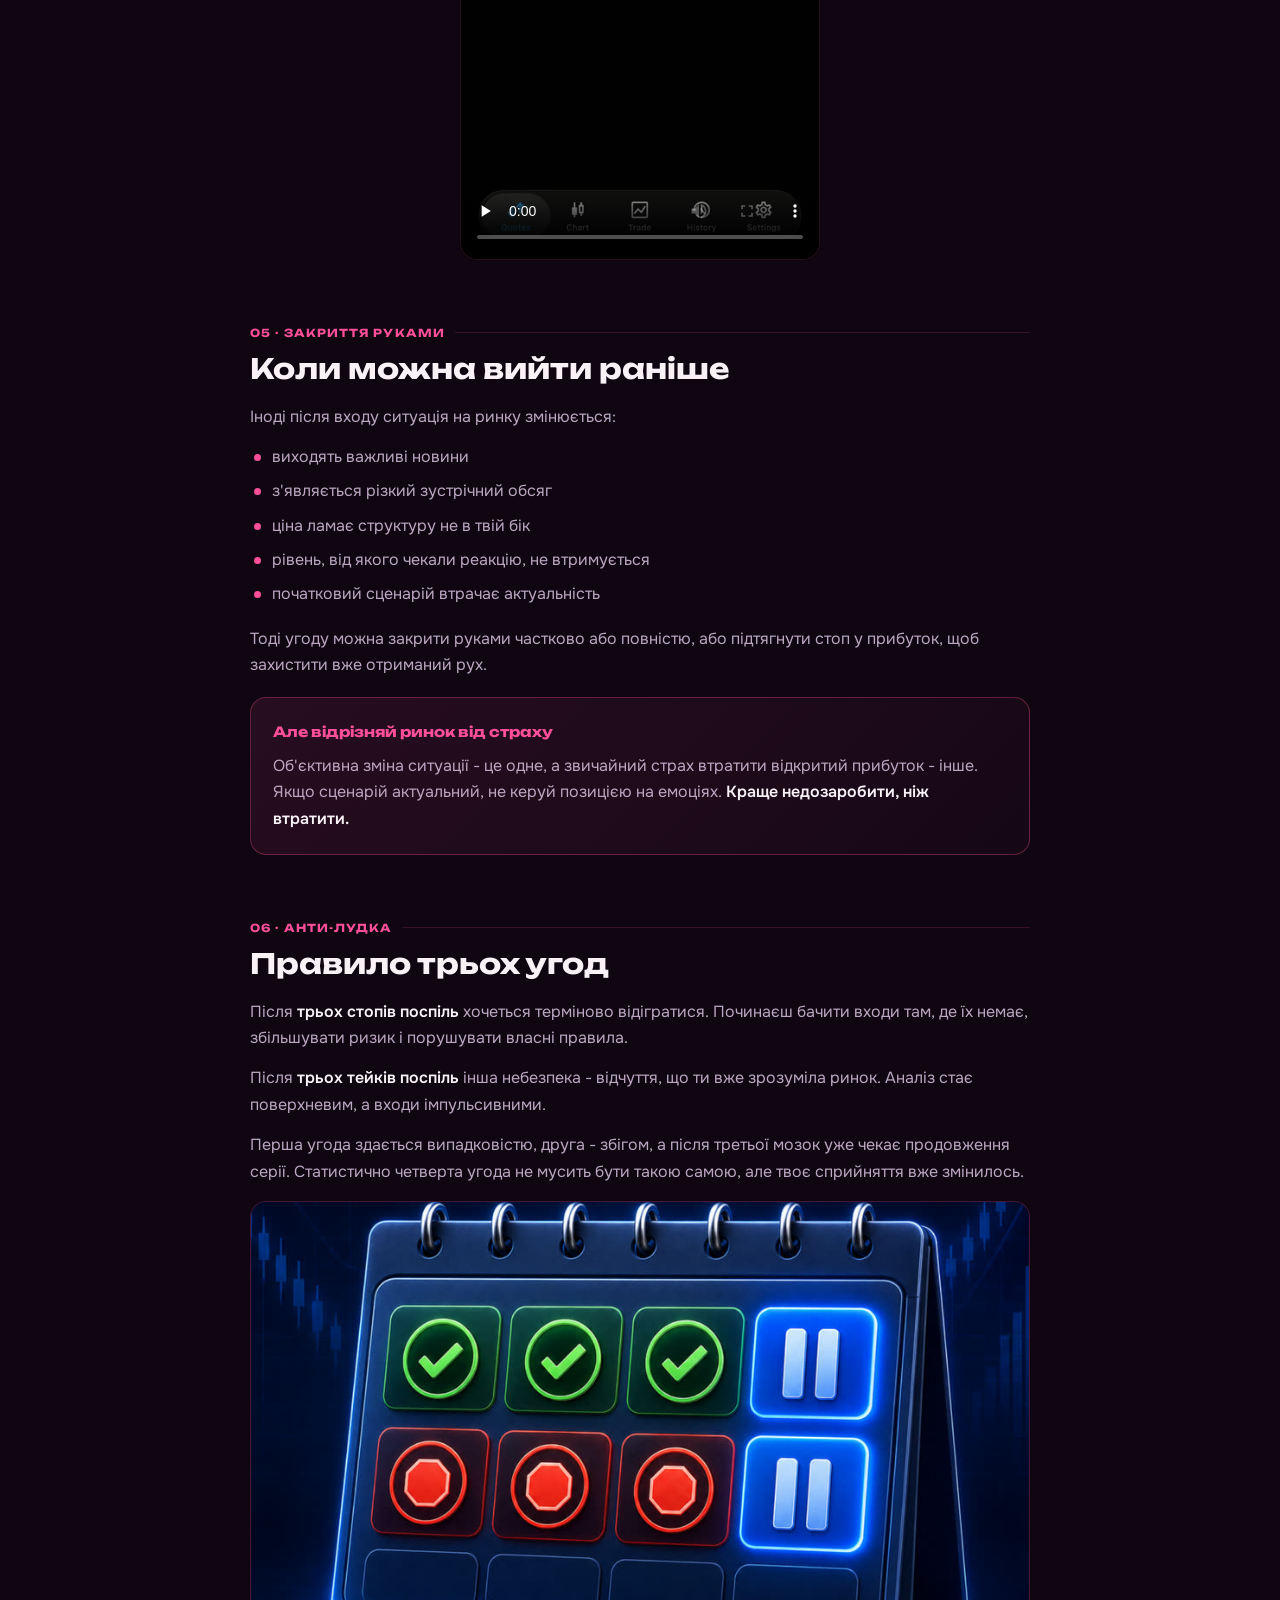
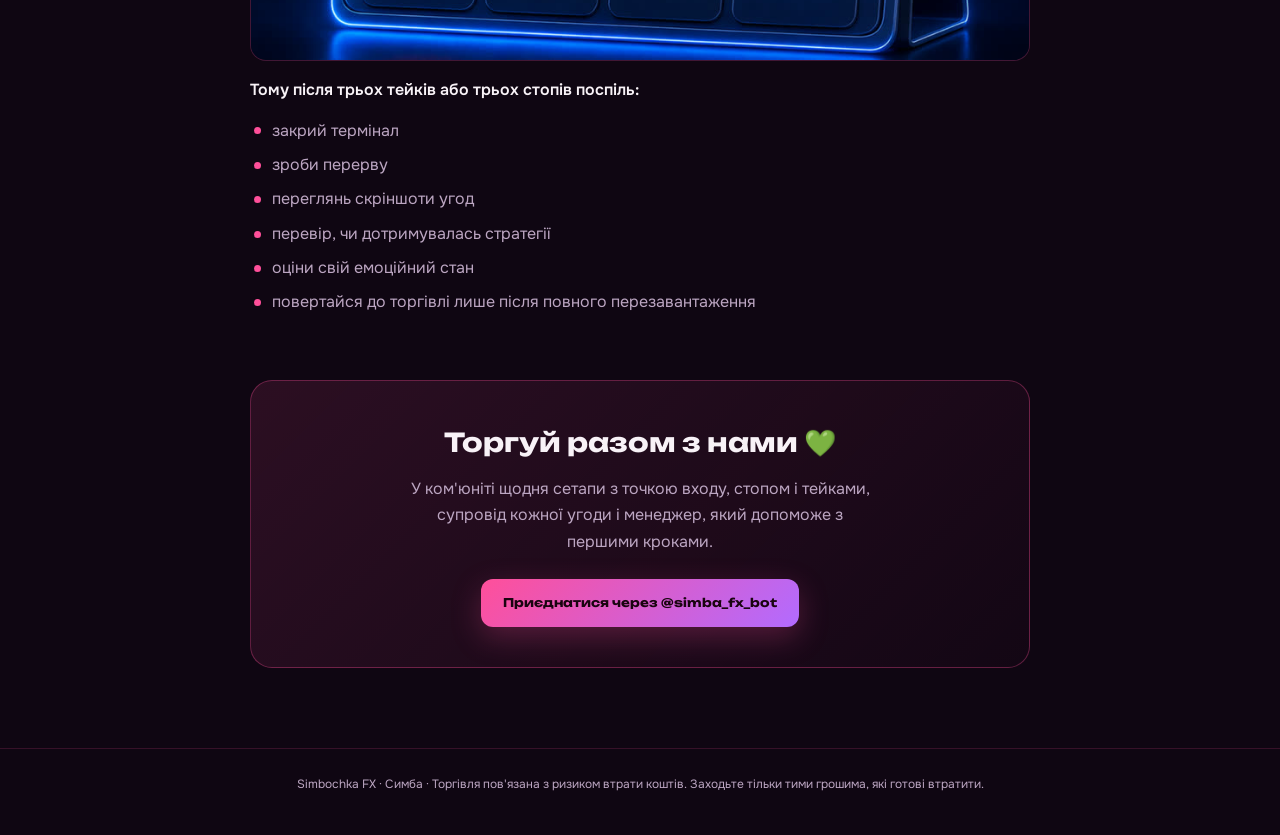
<file: risk.html>
<!DOCTYPE html>
<html lang="uk">
<head>
<meta charset="UTF-8">
<meta name="viewport" content="width=device-width, initial-scale=1.0">
<title>Ризик-менеджмент | Simbochka FX</title>
<meta name="description" content="Правила, які зберігають депозит: точка входу, стоп-лосс, розмір лота, закриття руками і анти-лудка. З калькулятором лота.">
<link rel="icon" href="data:image/svg+xml,%3Csvg xmlns='http://www.w3.org/2000/svg' viewBox='0 0 32 32'%3E%3Crect width='32' height='32' rx='8' fill='%230f0612'/%3E%3Cg fill='%23ff4f9a'%3E%3Crect x='6' y='12' width='5' height='12' rx='1'/%3E%3Crect x='13.5' y='6' width='5' height='14' rx='1'/%3E%3Crect x='21' y='10' width='5' height='10' rx='1'/%3E%3C/g%3E%3C/svg%3E">
<link href="https://fonts.googleapis.com/css2?family=Unbounded:wght@400;600;700;900&family=Onest:wght@300;400;500;600&display=swap" rel="stylesheet">
<link rel="apple-touch-icon" href="img/icon.png">
<meta property="og:image" content="https://jacksonnends.github.io/simbochka-fx/img/logo.jpg">
<link rel="stylesheet" href="style.css?v=3">
</head>
<body>

<nav class="nav"><div class="nav-in">
  <a class="brand" href="./"><img src="img/icon.png" alt="Simbochka"><i></i><span>Simb<b>ochka</b></span></a>
  <div class="nav-links">
    <a href="./">Як читати сетапи</a>
    <a class="on" href="risk.html">Ризик-менеджмент</a>
    <a href="terminal.html">Термінал MT5</a>
  </div>
</div></nav>

<header class="hero"><div class="hero-in">
  <div class="tag">Simbochka · Ризик-менеджмент</div>
  <h1>Правила, які<br><span class="g">зберігають депозит</span></h1>
  <p class="hero-sub">Більшість новачків думає, що ризик-менеджмент - це просто поставити стоп-лосс. Насправді він починається ще <strong>до відкриття угоди</strong>.</p>
</div></header>

<main class="content">

  <section class="section">
    <div class="section-num">00 · Головне</div>
    <h2>Що вирішує ризик-менеджмент</h2>
    <ul class="list">
      <li>чи варто взагалі заходити в позицію</li>
      <li>яким обсягом заходити</li>
      <li>де поставити стоп-лосс</li>
      <li>де зафіксувати прибуток</li>
      <li>коли зупинитись і зробити перерву</li>
    </ul>
    <div class="hl"><div class="t">Твоє головне завдання</div><p>Не заробити максимум на одній угоді. Завдання - <strong>зберегти депозит, пройти довгу серію угод і залишитися в грі.</strong></p></div>
  </section>

  <section class="section">
    <div class="section-num">01 · Точка входу</div>
    <h2>Коли заходити, а коли ні</h2>
    <p>Ми з командою завжди даємо діапазон входу (або конкретну ціну), наприклад <strong>📍 4396</strong>.</p>
    <div class="grid2">
      <div class="mini-card bad"><h4>Ціна полетіла в профіт без тебе</h4><p>Для BUY вгору, для SELL вниз. Не заходь: ризик стає більшим, а результат гіршим.</p></div>
      <div class="mini-card ok"><h4>Ціна пішла трохи в мінус від входу</h4><p>Для BUY вниз, для SELL вгору, але стоп ще не зачепила. Можна заходити: ризик менший, результат кращий.</p></div>
    </div>
  </section>

  <section class="section">
    <div class="section-num">02 · Стоп-лосс</div>
    <h2>Стоп ставимо одразу</h2>
    <p>Стоп-лосс ставиш одразу після входу або разом з відкриттям угоди. Його рівень уже є в сетапі, який ми даємо в каналі.</p>
    <div class="grid2">
      <div class="mini-card ok"><h4>Стоп можна</h4>
        <ul class="list" style="margin:8px 0 0"><li>підтягнути в беззбиток</li><li>перевести в прибуток</li><li>залишити на початковому рівні</li></ul></div>
      <div class="mini-card bad"><h4>Стоп НЕ можна</h4>
        <ul class="list no" style="margin:8px 0 0"><li>відсувати далі в мінус</li><li>збільшувати після відкриття</li><li>прибирати з надією «зараз розвернеться»</li><li>перетворювати угоду на «довгострокову інвестицію»</li></ul></div>
    </div>
    <div class="shot"><img src="img/close-confirm.jpg" alt="Стоп і тейк у вікні угоди MT5"><div class="shot-cap">Stop Loss і Take Profit заповнюєш у вікні угоди <strong>до</strong> натискання Buy / Sell by Market.</div></div>
    <a class="link-card" href="./#s2"><div class="link-ic">📲</div><div><strong>Як відкрити угоду в MT5 по кроках</strong><span>Гайд «Як читати сетапи»</span></div><div class="arr">→</div></a>
  </section>

  <section class="section">
    <div class="section-num">03 · Сума в угоді</div>
    <h2>Що таке лот</h2>
    <p>До відкриття угоди ти маєш точно знати, <strong>скільки втратиш, якщо ціна дійде до стопа.</strong></p>
    <p>На відміну від крипти, тут ми торгуємо не в доларах, а в <strong>лотах</strong>. Лот - це розмір позиції. Це НЕ сума депозиту, не розмір ризику і не плече. Лот лише визначає, <strong>наскільки сильно змінюється результат при русі ціни.</strong></p>
    <p>У MetaTrader 1 лот = певна кількість активу, вказана в параметрі <span class="k">Contract size</span>. Його задає брокер.</p>

    <h3>Валютні пари (EUR/USD)</h3>
    <div class="tbl-wrap"><table class="tbl">
      <thead><tr><th>Обсяг</th><th>Розмір позиції</th><th>Вартість 1 пункту</th></tr></thead>
      <tbody>
        <tr><td>1.00 лота</td><td>€100 000</td><td class="v">$10</td></tr>
        <tr><td>0.10 лота</td><td>€10 000</td><td class="v">$1</td></tr>
        <tr><td>0.01 лота</td><td>€1 000</td><td class="v">$0.10</td></tr>
      </tbody>
    </table></div>
    <p class="calc-hint">Пункт - це стандартний pip, наприклад рух EUR/USD з 1.1000 до 1.1001.</p>
    <div class="note"><h4>Приклад EUR/USD</h4>Купила EUR/USD по 1.1000, Stop Loss на 1.0950. Відстань до стопа - <strong>50 пунктів</strong>.<br>
      1.00 лота → ризик ≈ <strong>$500</strong> · 0.10 лота → ≈ <strong>$50</strong> · 0.02 лота → ≈ <strong>$10</strong> · 0.01 лота → ≈ <strong>$5</strong><br>
      Депозит $1 000 і допустимий ризик $10 → тобі підходить <strong>0.02 лота</strong>.</div>

    <h3>Золото (XAU/USD)</h3>
    <div class="tbl-wrap"><table class="tbl">
      <thead><tr><th>Обсяг</th><th>Кількість золота</th><th>Результат при русі на $1</th></tr></thead>
      <tbody>
        <tr><td>1.00 лота</td><td>100 унцій</td><td class="v">±$100</td></tr>
        <tr><td>0.10 лота</td><td>10 унцій</td><td class="v">±$10</td></tr>
        <tr><td>0.01 лота</td><td>1 унція</td><td class="v">±$1</td></tr>
      </tbody>
    </table></div>
    <div class="note"><h4>Приклад із золотом</h4>Купівля XAU/USD по <strong>$2 500</strong>, Stop Loss <strong>$2 490</strong>. Відстань до стопа - <strong>$10</strong>. Якщо 1 лот = 100 унцій:<br>
      1.00 лота: $10 × 100 = <strong>$1 000</strong> ризику · 0.10 лота: <strong>$100</strong> · 0.01 лота: <strong>$10</strong><br>
      Депозит $1 000 і допустимий ризик $10 → відкриваєш <strong>0.01 лота</strong>.</div>
  </section>

  <section class="section" id="calc">
    <div class="section-num">04 · Калькулятор</div>
    <h2>Порахуй свій лот</h2>
    <div class="card calc">
      <div class="calc-grid">
        <div><label for="c-inst">Інструмент</label>
          <select id="c-inst">
            <option value="100">XAUUSD (золото)</option>
            <option value="5000">XAGUSD (срібло)</option>
            <option value="100000">EURUSD</option>
            <option value="100000">GBPUSD</option>
            <option value="100000">AUDUSD</option>
            <option value="100000">NZDUSD</option>
          </select></div>
        <div><label for="c-dep">Депозит, $</label><input id="c-dep" type="number" inputmode="decimal" value="1000" min="0"></div>
        <div><label for="c-risk">Ризик на угоду, %</label><input id="c-risk" type="number" inputmode="decimal" value="3" min="0" step="0.5"></div>
        <div><label for="c-trades">Тейків у сетапі</label><input id="c-trades" type="number" inputmode="numeric" value="1" min="1" max="6"></div>
        <div><label for="c-entry">Ціна входу</label><input id="c-entry" type="number" inputmode="decimal" value="4170" step="any"></div>
        <div><label for="c-sl">Stop Loss</label><input id="c-sl" type="number" inputmode="decimal" value="4155" step="any"></div>
      </div>
      <div class="calc-out">
        <div><small>Твій лот</small><b id="o-lot">-</b></div>
        <div class="rk"><small>Ризик до стопа</small><b id="o-risk">-</b></div>
      </div>
      <p class="calc-hint" id="o-hint"></p>
    </div>
    <p class="calc-hint">Contract size у калькуляторі: золото 100, срібло 5 000, валютні пари 100 000. Якщо у твого брокера інший, дивись специфікацію інструмента в MT5.</p>
    <a class="link-card" href="https://fxverify.com/widgets/position-size-calculator" target="_blank" rel="noopener"><div class="link-ic">🌐</div><div><strong>Запасний калькулятор fxverify</strong><span>Як ним користуватись - у відео нижче</span></div><div class="arr">→</div></a>
    <div class="player"><video controls playsinline preload="none" poster="videos/risk-poster.jpg"><source src="videos/risk.mp4" type="video/mp4"></video></div>
  </section>

  <section class="section">
    <div class="section-num">05 · Закриття руками</div>
    <h2>Коли можна вийти раніше</h2>
    <p>Іноді після входу ситуація на ринку змінюється:</p>
    <ul class="list">
      <li>виходять важливі новини</li>
      <li>з'являється різкий зустрічний обсяг</li>
      <li>ціна ламає структуру не в твій бік</li>
      <li>рівень, від якого чекали реакцію, не втримується</li>
      <li>початковий сценарій втрачає актуальність</li>
    </ul>
    <p>Тоді угоду можна закрити руками частково або повністю, або підтягнути стоп у прибуток, щоб захистити вже отриманий рух.</p>
    <div class="hl"><div class="t">Але відрізняй ринок від страху</div><p>Об'єктивна зміна ситуації - це одне, а звичайний страх втратити відкритий прибуток - інше. Якщо сценарій актуальний, не керуй позицією на емоціях. <strong>Краще недозаробити, ніж втратити.</strong></p></div>
  </section>

  <section class="section">
    <div class="section-num">06 · Анти-лудка</div>
    <h2>Правило трьох угод</h2>
    <p>Після <strong>трьох стопів поспіль</strong> хочеться терміново відігратися. Починаєш бачити входи там, де їх немає, збільшувати ризик і порушувати власні правила.</p>
    <p>Після <strong>трьох тейків поспіль</strong> інша небезпека - відчуття, що ти вже зрозуміла ринок. Аналіз стає поверхневим, а входи імпульсивними.</p>
    <p>Перша угода здається випадковістю, друга - збігом, а після третьої мозок уже чекає продовження серії. Статистично четверта угода не мусить бути такою самою, але твоє сприйняття вже змінилось.</p>
    <div class="shot wide"><img src="img/three-in-row.jpg" alt="Три тейки або три стопи поспіль - пауза"></div>
    <p><strong>Тому після трьох тейків або трьох стопів поспіль:</strong></p>
    <ul class="list">
      <li>закрий термінал</li>
      <li>зроби перерву</li>
      <li>переглянь скріншоти угод</li>
      <li>перевір, чи дотримувалась стратегії</li>
      <li>оціни свій емоційний стан</li>
      <li>повертайся до торгівлі лише після повного перезавантаження</li>
    </ul>
  </section>

  <div class="cta">
    <h3>Торгуй разом з нами 💚</h3>
    <p>У ком'юніті щодня сетапи з точкою входу, стопом і тейками, супровід кожної угоди і менеджер, який допоможе з першими кроками.</p>
    <a class="btn" href="https://t.me/simba_fx_bot" target="_blank" rel="noopener">Приєднатися через @simba_fx_bot</a>
  </div>
</main>

<footer>Simbochka FX · Симба · Торгівля пов'язана з ризиком втрати коштів. Заходьте тільки тими грошима, які готові втратити.</footer>

<script>
(function(){
  var $=function(id){return document.getElementById(id)};
  var ids=['c-inst','c-dep','c-risk','c-trades','c-entry','c-sl'];
  function n(id){return parseFloat(String($(id).value).replace(',','.'))}
  function calc(){
    var cs=n('c-inst'),dep=n('c-dep'),rp=n('c-risk'),tp=Math.max(1,Math.round(n('c-trades'))||1),e=n('c-entry'),sl=n('c-sl');
    var dist=Math.abs(e-sl);
    if(!(dep>0&&rp>0&&dist>0&&cs>0)){$('o-lot').textContent='-';$('o-risk').textContent='-';$('o-hint').textContent='Заповни всі поля: вхід і стоп мають відрізнятися.';return}
    var riskUsd=dep*rp/100, raw=riskUsd/(dist*cs);
    var per=Math.floor(raw/tp*100+1e-9)/100;
    var hint='';
    if(per<0.01){per=0.01;hint='Навіть мінімальний лот 0.01 на кожен тейк дає більший ризик, ніж ти обрала. Подумай, чи заходити, або зменш кількість тейків.'}
    var lot=Math.round(per*tp*100)/100, real=lot*dist*cs;
    $('o-lot').textContent=lot.toFixed(2);
    $('o-risk').textContent='$'+real.toFixed(2)+' ('+(real/dep*100).toFixed(1)+'%)';
    if(!hint&&tp>1)hint='Відкриваєш '+tp+' позиції по '+per.toFixed(2)+' лота, кожну зі своїм тейком і спільним стопом.';
    $('o-hint').textContent=hint;
  }
  ids.forEach(function(i){$(i).addEventListener('input',calc);$(i).addEventListener('change',calc)});
  calc();
})();
</script>
</body>
</html>
</file>
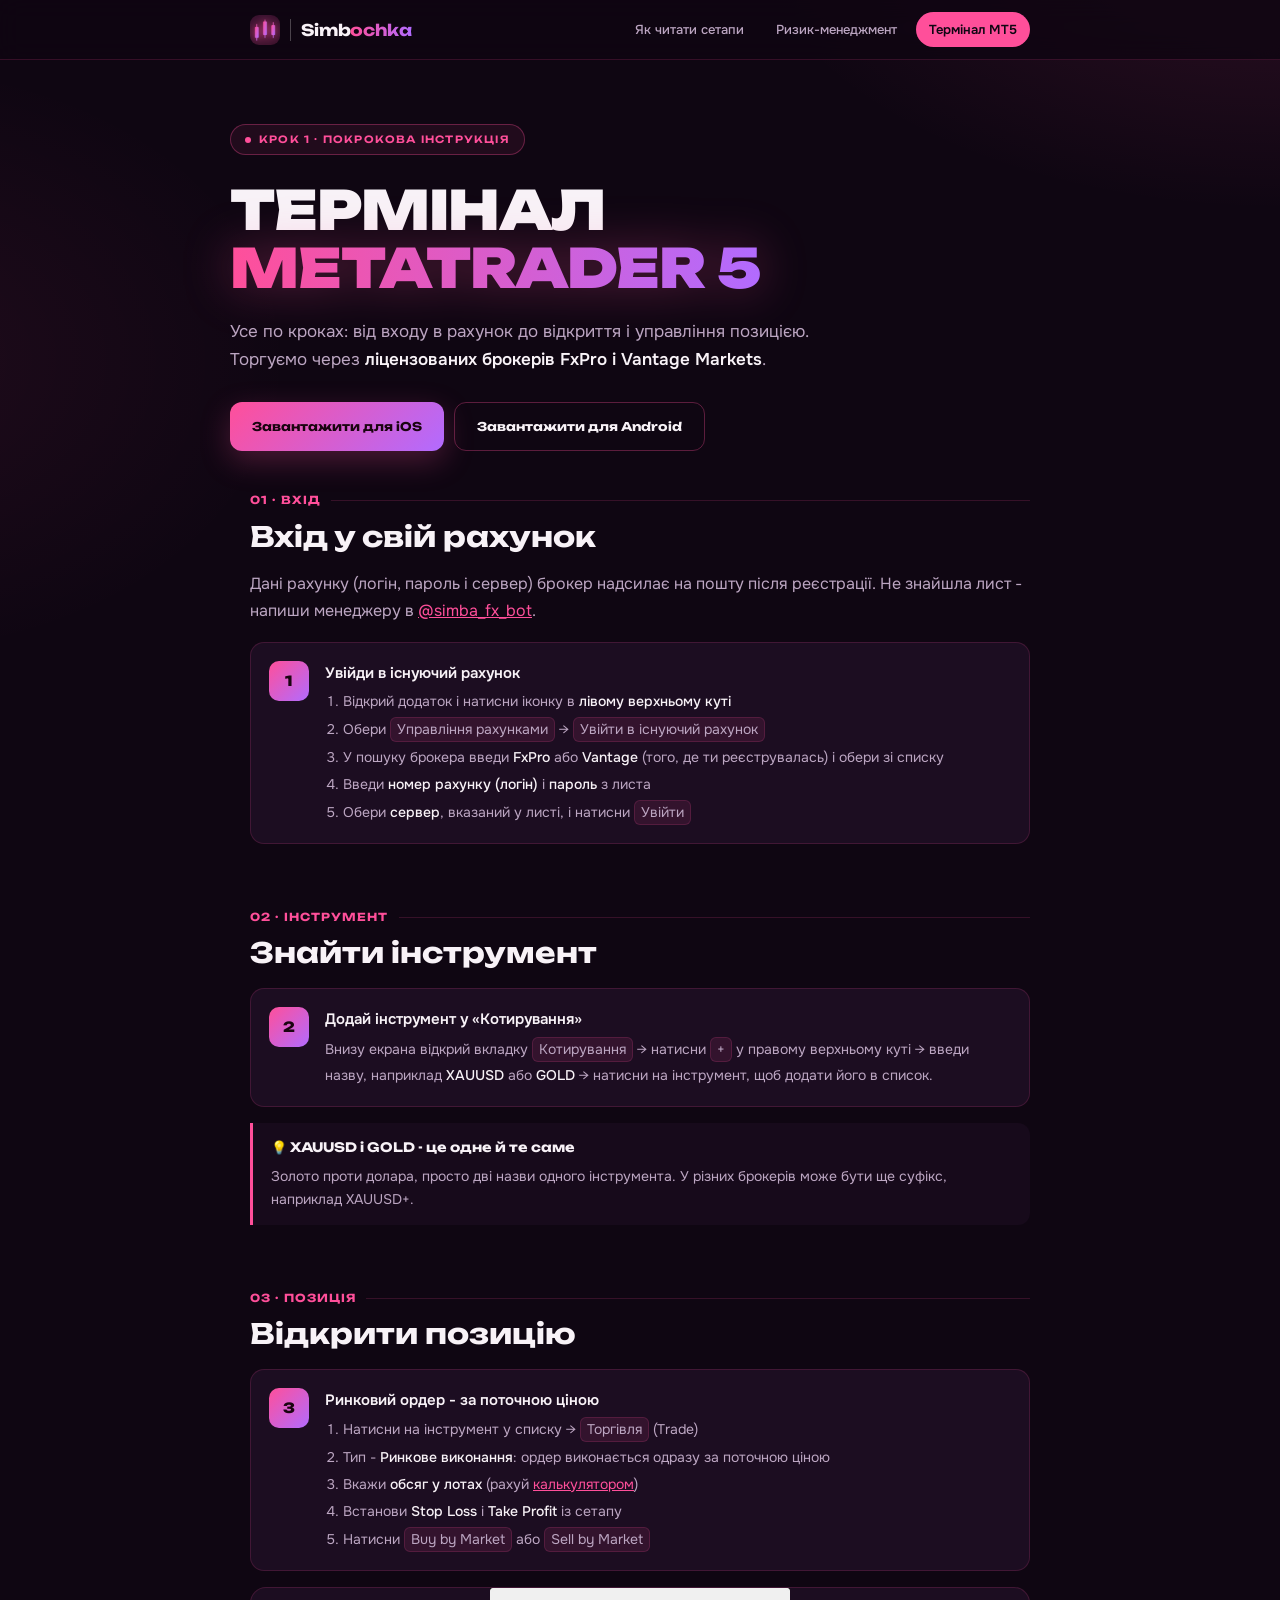
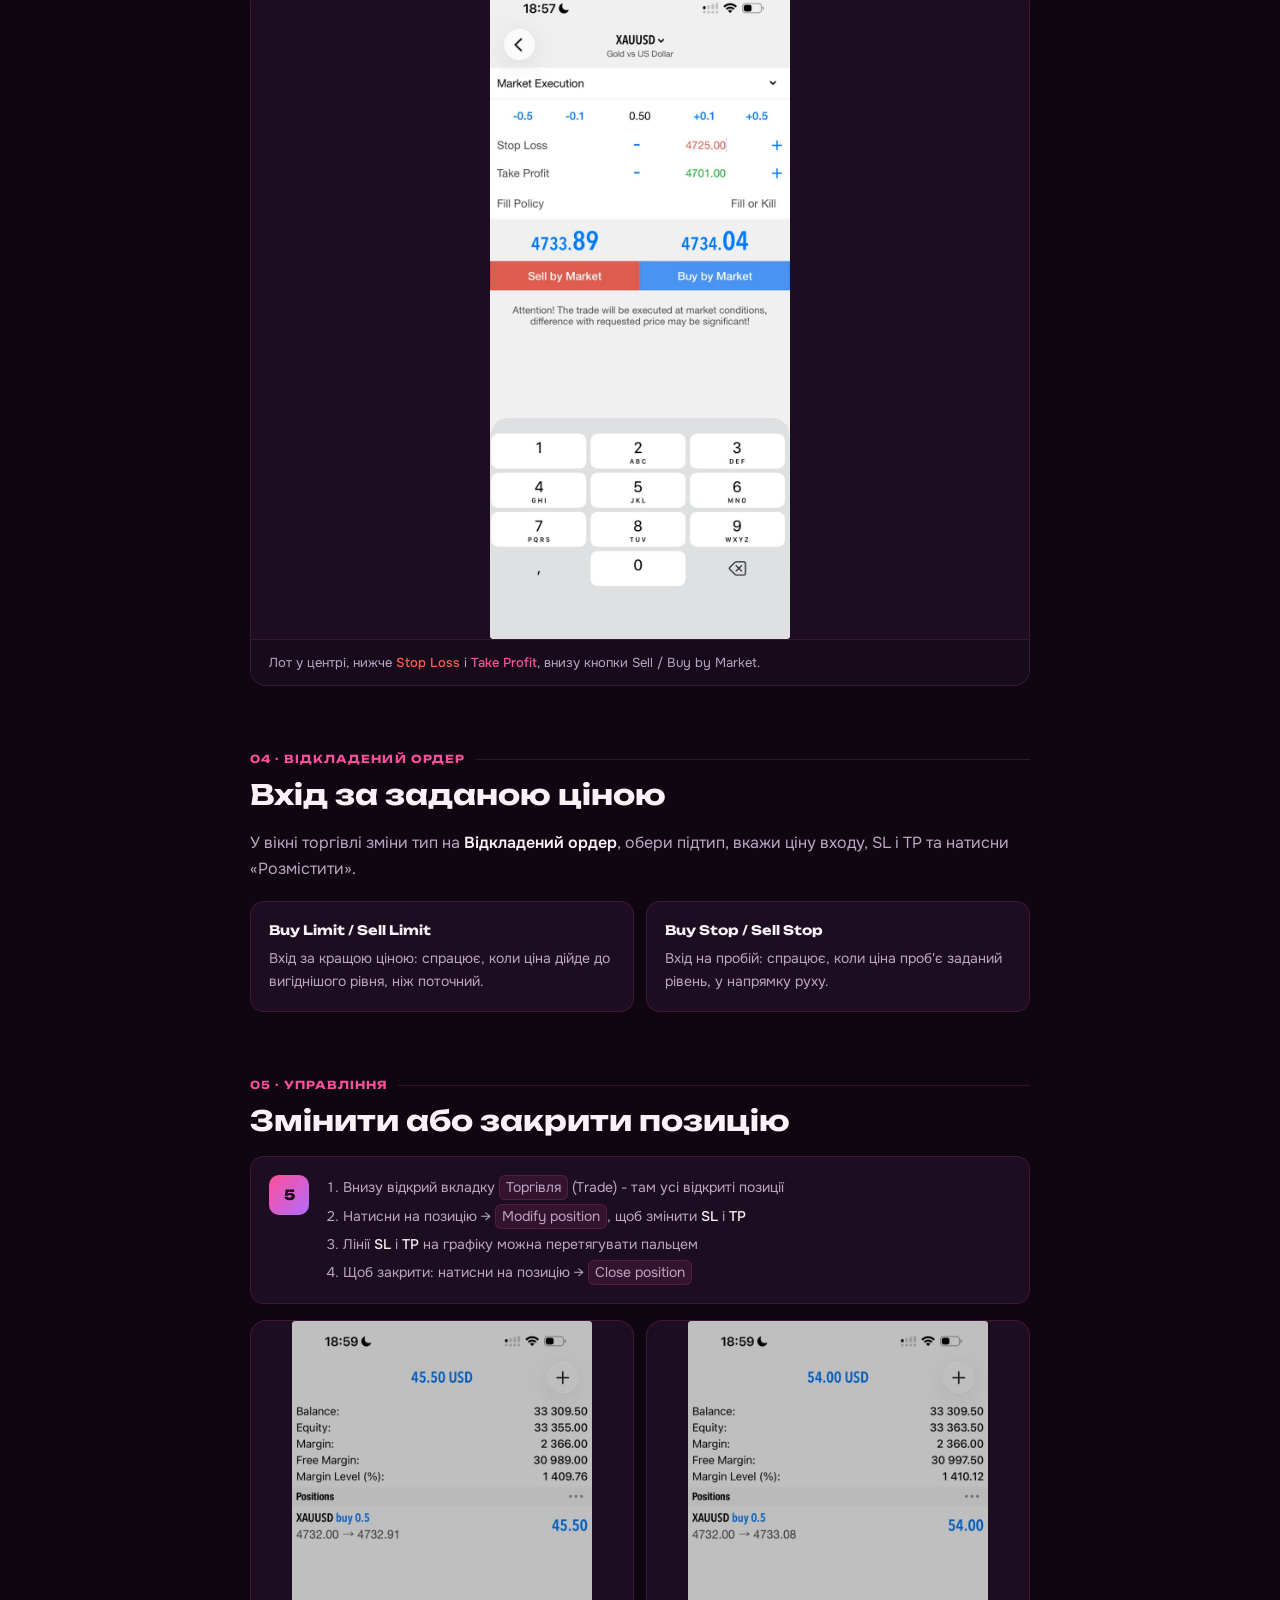
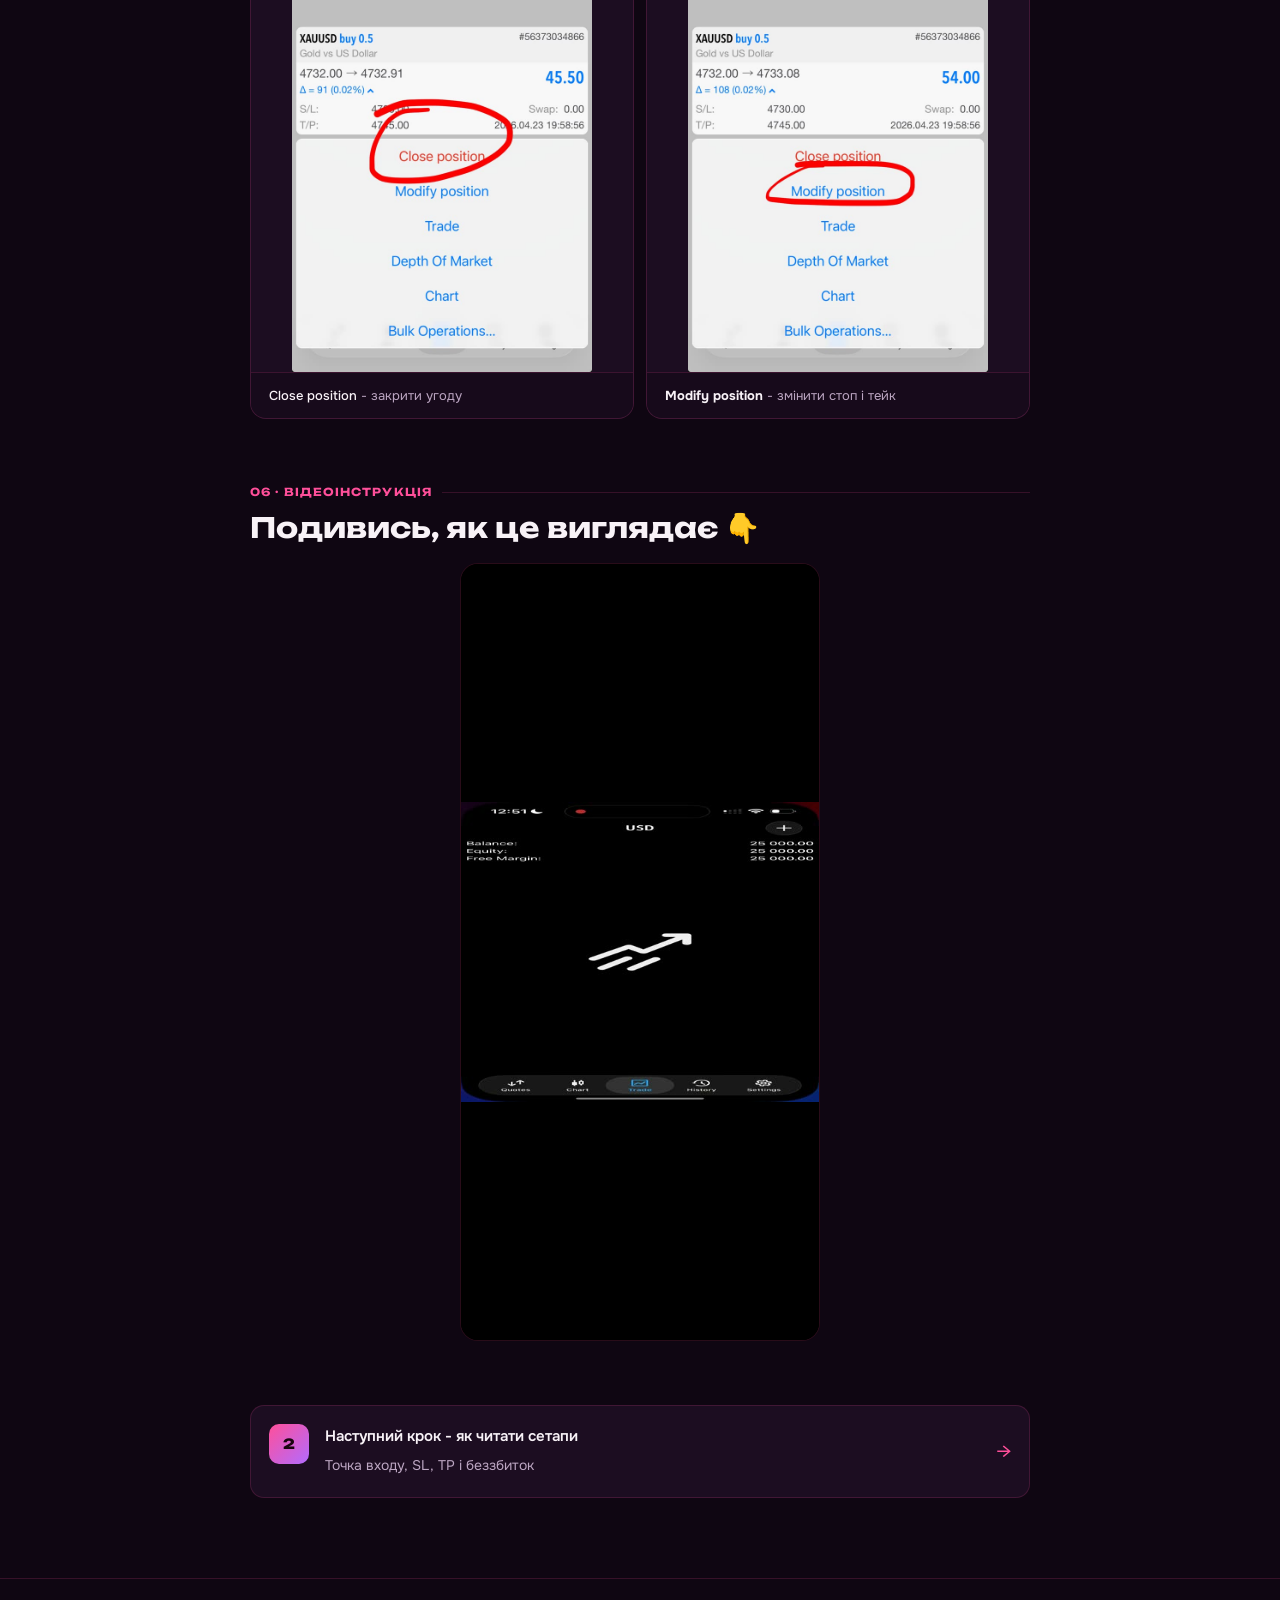
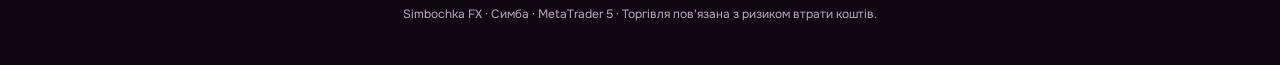
<file: terminal.html>
<!DOCTYPE html>
<html lang="uk">
<head>
<meta charset="UTF-8">
<meta name="viewport" content="width=device-width, initial-scale=1.0">
<title>Термінал MetaTrader 5 | Simbochka FX</title>
<meta name="description" content="Покрокова інструкція: вхід у рахунок у MetaTrader 5, пошук інструмента, відкриття, зміна і закриття позиції.">
<link rel="icon" href="data:image/svg+xml,%3Csvg xmlns='http://www.w3.org/2000/svg' viewBox='0 0 32 32'%3E%3Crect width='32' height='32' rx='8' fill='%230f0612'/%3E%3Cg fill='%23ff4f9a'%3E%3Crect x='6' y='12' width='5' height='12' rx='1'/%3E%3Crect x='13.5' y='6' width='5' height='14' rx='1'/%3E%3Crect x='21' y='10' width='5' height='10' rx='1'/%3E%3C/g%3E%3C/svg%3E">
<link href="https://fonts.googleapis.com/css2?family=Unbounded:wght@400;600;700;900&family=Onest:wght@300;400;500;600&display=swap" rel="stylesheet">
<link rel="apple-touch-icon" href="img/icon.png">
<meta property="og:image" content="https://jacksonnends.github.io/simbochka-fx/img/logo.jpg">
<link rel="stylesheet" href="style.css?v=3">
</head>
<body>

<nav class="nav"><div class="nav-in">
  <a class="brand" href="./"><img src="img/icon.png" alt="Simbochka"><i></i><span>Simb<b>ochka</b></span></a>
  <div class="nav-links">
    <a href="./">Як читати сетапи</a>
    <a href="risk.html">Ризик-менеджмент</a>
    <a class="on" href="terminal.html">Термінал MT5</a>
  </div>
</div></nav>

<header class="hero"><div class="hero-in">
  <div class="tag">Крок 1 · Покрокова інструкція</div>
  <h1>Термінал<br><span class="g">MetaTrader 5</span></h1>
  <p class="hero-sub">Усе по кроках: від входу в рахунок до відкриття і управління позицією. Торгуємо через <strong>ліцензованих брокерів FxPro і Vantage Markets</strong>.</p>
  <div class="btn-row">
    <a class="btn" href="https://apps.apple.com/app/metatrader-5/id413251709" target="_blank" rel="noopener">Завантажити для iOS</a>
    <a class="btn-ghost" href="https://play.google.com/store/apps/details?id=net.metaquotes.metatrader5" target="_blank" rel="noopener">Завантажити для Android</a>
  </div>
</div></header>

<main class="content">

  <section class="section">
    <div class="section-num">01 · Вхід</div>
    <h2>Вхід у свій рахунок</h2>
    <p>Дані рахунку (логін, пароль і сервер) брокер надсилає на пошту після реєстрації. Не знайшла лист - напиши менеджеру в <a href="https://t.me/simba_fx_bot" target="_blank" rel="noopener">@simba_fx_bot</a>.</p>
    <div class="steps"><div class="step"><div class="step-n">1</div><div class="step-body">
      <strong>Увійди в існуючий рахунок</strong>
      <ol class="mini">
        <li>Відкрий додаток і натисни іконку в <b>лівому верхньому куті</b></li>
        <li>Обери <span class="k">Управління рахунками</span> → <span class="k">Увійти в існуючий рахунок</span></li>
        <li>У пошуку брокера введи <b>FxPro</b> або <b>Vantage</b> (того, де ти реєструвалась) і обери зі списку</li>
        <li>Введи <b>номер рахунку (логін)</b> і <b>пароль</b> з листа</li>
        <li>Обери <b>сервер</b>, вказаний у листі, і натисни <span class="k">Увійти</span></li>
      </ol>
    </div><div></div></div></div>
  </section>

  <section class="section">
    <div class="section-num">02 · Інструмент</div>
    <h2>Знайти інструмент</h2>
    <div class="steps"><div class="step"><div class="step-n">2</div><div class="step-body">
      <strong>Додай інструмент у «Котирування»</strong>
      <span>Внизу екрана відкрий вкладку <span class="k">Котирування</span> → натисни <span class="k">+</span> у правому верхньому куті → введи назву, наприклад <b>XAUUSD</b> або <b>GOLD</b> → натисни на інструмент, щоб додати його в список.</span>
    </div><div></div></div></div>
    <div class="note"><h4>💡 XAUUSD і GOLD - це одне й те саме</h4>Золото проти долара, просто дві назви одного інструмента. У різних брокерів може бути ще суфікс, наприклад XAUUSD+.</div>
  </section>

  <section class="section">
    <div class="section-num">03 · Позиція</div>
    <h2>Відкрити позицію</h2>
    <div class="steps"><div class="step"><div class="step-n">3</div><div class="step-body">
      <strong>Ринковий ордер - за поточною ціною</strong>
      <ol class="mini">
        <li>Натисни на інструмент у списку → <span class="k">Торгівля</span> (Trade)</li>
        <li>Тип - <b>Ринкове виконання</b>: ордер виконається одразу за поточною ціною</li>
        <li>Вкажи <b>обсяг у лотах</b> (рахуй <a href="risk.html#calc">калькулятором</a>)</li>
        <li>Встанови <b>Stop Loss</b> і <b>Take Profit</b> із сетапу</li>
        <li>Натисни <span class="k">Buy by Market</span> або <span class="k">Sell by Market</span></li>
      </ol>
    </div><div></div></div></div>
    <div class="shot"><img src="img/sl-tp.jpg" alt="Вікно угоди в MT5"><div class="shot-cap">Лот у центрі, нижче <span class="warn">Stop Loss</span> і <span class="ok">Take Profit</span>, внизу кнопки Sell / Buy by Market.</div></div>
  </section>

  <section class="section">
    <div class="section-num">04 · Відкладений ордер</div>
    <h2>Вхід за заданою ціною</h2>
    <p>У вікні торгівлі зміни тип на <strong>Відкладений ордер</strong>, обери підтип, вкажи ціну входу, SL і TP та натисни «Розмістити».</p>
    <div class="grid2">
      <div class="mini-card"><h4>Buy Limit / Sell Limit</h4><p>Вхід за кращою ціною: спрацює, коли ціна дійде до вигіднішого рівня, ніж поточний.</p></div>
      <div class="mini-card"><h4>Buy Stop / Sell Stop</h4><p>Вхід на пробій: спрацює, коли ціна проб'є заданий рівень, у напрямку руху.</p></div>
    </div>
  </section>

  <section class="section">
    <div class="section-num">05 · Управління</div>
    <h2>Змінити або закрити позицію</h2>
    <div class="steps"><div class="step"><div class="step-n">5</div><div class="step-body">
      <ol class="mini">
        <li>Внизу відкрий вкладку <span class="k">Торгівля</span> (Trade) - там усі відкриті позиції</li>
        <li>Натисни на позицію → <span class="k">Modify position</span>, щоб змінити <b>SL</b> і <b>TP</b></li>
        <li>Лінії <b>SL</b> і <b>TP</b> на графіку можна перетягувати пальцем</li>
        <li>Щоб закрити: натисни на позицію → <span class="k">Close position</span></li>
      </ol>
    </div><div></div></div></div>
    <div class="pair">
      <div class="shot"><img src="img/close-position.jpg" alt="Close position"><div class="shot-cap"><strong class="ok">Close position</strong> - закрити угоду</div></div>
      <div class="shot"><img src="img/modify-position.jpg" alt="Modify position"><div class="shot-cap"><strong>Modify position</strong> - змінити стоп і тейк</div></div>
    </div>
  </section>

  <section class="section">
    <div class="section-num">06 · Відеоінструкція</div>
    <h2>Подивись, як це виглядає 👇</h2>
    <div class="player"><video controls playsinline preload="none" poster="videos/terminal-poster.jpg"><source src="videos/terminal.mp4" type="video/mp4">Твій браузер не підтримує відео - <a href="videos/terminal.mp4">завантажити</a></video></div>
  </section>

  <div class="steps">
    <a class="step" href="./"><div class="step-n">2</div><div class="step-body"><strong>Наступний крок - як читати сетапи</strong><span>Точка входу, SL, TP і беззбиток</span></div><div class="step-go">→</div></a>
  </div>
</main>

<footer>Simbochka FX · Симба · MetaTrader 5 · Торгівля пов'язана з ризиком втрати коштів.</footer>
</body>
</html>
</file>
<file: style.css>
:root{
  --bg:#0f0612; --bg2:#170a1b; --card:#1c0d21; --card2:#251129;
  --border:rgba(255,79,154,.16); --border2:rgba(255,79,154,.32);
  --green:#ff4f9a; --green2:#b26bff; --mint:#ffb3d6;
  --red:#ff5d4d; --amber:#f5c542; --orange:#ff9a3d; --blue:#3d8bff;
  --text:#f8f2f7; --muted:#bca6c2;
}
*{margin:0;padding:0;box-sizing:border-box}
html{scroll-behavior:smooth}
body{
  background:var(--bg);
  background-image:
    radial-gradient(900px 500px at 100% -10%,rgba(255,79,154,.14),transparent 60%),
    radial-gradient(700px 500px at -10% 40%,rgba(255,79,154,.07),transparent 60%);
  background-attachment:fixed;
  color:var(--text);font-family:'Onest',sans-serif;font-size:16px;line-height:1.65;overflow-x:hidden;
}
a{color:var(--green)}
img{max-width:100%}

/* NAV */
.nav{position:sticky;top:0;z-index:50;background:rgba(15,6,18,.82);-webkit-backdrop-filter:blur(12px);backdrop-filter:blur(12px);border-bottom:1px solid var(--border)}
.nav-in{max-width:820px;margin:0 auto;padding:12px 20px;display:flex;align-items:center;gap:14px;flex-wrap:wrap}
.brand{display:flex;align-items:center;gap:10px;text-decoration:none;color:var(--text);font-family:'Unbounded',sans-serif;font-weight:700;font-size:16px;letter-spacing:-.01em}
.brand svg{width:26px;height:26px}
.brand b{background:linear-gradient(90deg,var(--green),var(--green2));-webkit-background-clip:text;background-clip:text;color:transparent}
.brand img{width:30px;height:30px;border-radius:9px;display:block}
.brand i{width:1px;height:22px;background:rgba(255,255,255,.25);display:block}
.nav-links{display:flex;gap:6px;margin-left:auto;flex-wrap:wrap}
.nav-links a{font-size:13px;font-weight:500;color:var(--muted);text-decoration:none;padding:6px 12px;border-radius:100px;border:1px solid transparent;transition:.2s}
.nav-links a:hover{color:var(--text);border-color:var(--border)}
.nav-links a.on{color:var(--bg);background:var(--green);font-weight:600}
@media(max-width:620px){.nav-links{margin-left:0;width:100%;display:grid;grid-template-columns:repeat(3,1fr);gap:6px}.nav-links a{font-size:12px;line-height:1.25;text-align:center;padding:7px 6px;border-color:var(--border);display:flex;align-items:center;justify-content:center}}

/* HERO */
.hero{padding:64px 20px 40px}
.hero-in,.content{max-width:820px;margin:0 auto}
.tag{display:inline-flex;align-items:center;gap:8px;background:rgba(255,79,154,.08);border:1px solid var(--border2);color:var(--green);font-family:'Unbounded',sans-serif;font-size:10px;font-weight:600;letter-spacing:.12em;text-transform:uppercase;padding:6px 14px;border-radius:100px;margin-bottom:26px}
.tag::before{content:'';width:6px;height:6px;background:var(--green);border-radius:50%;animation:pulse 2s infinite}
@keyframes pulse{0%,100%{opacity:1;transform:scale(1)}50%{opacity:.5;transform:scale(.7)}}
.hero h1{font-family:'Unbounded',sans-serif;font-size:clamp(28px,6.4vw,54px);font-weight:900;line-height:1.08;letter-spacing:-.02em;text-transform:uppercase;margin-bottom:20px}
.hero h1 .g{background:linear-gradient(90deg,var(--green),var(--green2));-webkit-background-clip:text;background-clip:text;color:transparent;filter:drop-shadow(0 0 24px rgba(255,79,154,.35))}
.hero-sub{font-size:17px;color:var(--muted);max-width:600px}
.hero-sub strong{color:var(--text);font-weight:600}
.btn-row{display:flex;gap:10px;flex-wrap:wrap;margin-top:28px}
.btn,.btn-ghost{display:inline-flex;align-items:center;gap:8px;font-family:'Unbounded',sans-serif;font-size:12px;font-weight:700;padding:14px 22px;border-radius:12px;text-decoration:none;transition:.2s}
.btn{background:linear-gradient(135deg,var(--green),var(--green2));color:#1a0410;box-shadow:0 10px 30px rgba(255,79,154,.25)}
.btn:hover{transform:translateY(-2px)}
.btn-ghost{border:1px solid var(--border2);color:var(--text)}
.btn-ghost:hover{border-color:var(--green)}

/* CONTENT */
.content{padding:0 20px 80px}
.section{margin-bottom:64px}
.section-num{font-family:'Unbounded',sans-serif;font-size:11px;font-weight:700;color:var(--green);letter-spacing:.1em;text-transform:uppercase;margin-bottom:10px;display:flex;align-items:center;gap:10px}
.section-num::after{content:'';flex:1;height:1px;background:var(--border)}
.section h2{font-family:'Unbounded',sans-serif;font-size:clamp(20px,4vw,28px);font-weight:700;line-height:1.2;margin-bottom:18px}
.section h3{font-family:'Unbounded',sans-serif;font-size:16px;font-weight:700;margin:28px 0 12px}
.section p{color:var(--muted);margin-bottom:14px}
.section p strong,.section li strong{color:var(--text);font-weight:600}
ul.list{list-style:none;display:grid;gap:8px;margin:6px 0 18px}
ul.list li{position:relative;padding-left:22px;color:var(--muted)}
ul.list li::before{content:'';position:absolute;left:4px;top:.62em;width:7px;height:7px;border-radius:50%;background:var(--green)}
ul.list.no li::before{background:var(--red)}
.k{display:inline-block;background:rgba(255,79,154,.1);border:1px solid var(--border);color:var(--mint);border-radius:6px;padding:0 6px;font-size:.92em;white-space:nowrap}

/* CARDS */
.card{background:linear-gradient(180deg,var(--card2),var(--card));border:1px solid var(--border);border-radius:18px;padding:22px}
.grid2{display:grid;grid-template-columns:1fr 1fr;gap:12px;margin-top:18px}
@media(max-width:600px){.grid2{grid-template-columns:1fr}}
.mini-card{background:var(--card);border:1px solid var(--border);border-radius:14px;padding:18px}
.mini-card h4{font-family:'Unbounded',sans-serif;font-size:13px;margin-bottom:6px}
.mini-card p{font-size:14px;margin:0}
.mini-card.ok{border-color:rgba(255,79,154,.35)}
.mini-card.bad{border-color:rgba(255,90,95,.35)}

/* SIGNAL MOCK (Telegram post) */
.tg{max-width:400px;margin:34px auto 0;background:#17212b;border-radius:16px 16px 16px 4px;padding:14px 16px 10px;font-size:15px;line-height:1.55;color:#fff;box-shadow:0 20px 60px rgba(0,0,0,.45);position:relative}
.tg-name{color:var(--green);font-weight:600;font-size:14px;margin-bottom:4px}
.tg .num{color:#ff6b6b;font-family:ui-monospace,Menlo,Consolas,monospace}
.tg-meta{text-align:right;color:#6d8396;font-size:12px;margin-top:4px}
.tg-quote{border-left:3px solid var(--green);background:rgba(255,79,154,.08);border-radius:6px;padding:6px 10px;margin-bottom:8px;font-size:13px;white-space:nowrap;overflow:hidden;text-overflow:ellipsis}
.tg-quote b{color:var(--green);display:block;font-weight:600}
.annot{max-width:400px;margin:16px auto 0;display:grid;grid-template-columns:1fr 1fr;gap:8px}
.annot div{background:var(--card);border:1px solid var(--border);border-radius:10px;padding:10px 12px}
.annot small{display:block;font-size:10px;font-weight:600;letter-spacing:.06em;text-transform:uppercase;color:var(--muted)}
.annot span{font-size:13px;font-weight:600}

/* GLOSSARY */
.glossary{display:grid;gap:10px;margin-top:20px}
.gloss{background:var(--card);border:1px solid var(--border);border-radius:14px;padding:16px 18px;display:grid;grid-template-columns:86px 1fr;gap:16px;align-items:start}
.gloss:hover{border-color:var(--border2)}
.badge{font-family:'Unbounded',sans-serif;font-size:11px;font-weight:700;padding:6px 8px;border-radius:8px;text-align:center;background:rgba(255,79,154,.1);color:var(--green)}
.badge.sell,.badge.sl{background:rgba(255,90,95,.12);color:var(--red)}
.badge.entry{background:rgba(245,197,66,.12);color:var(--amber)}
.gloss strong{display:block;font-size:15px;font-weight:600;margin-bottom:2px}
.gloss span{font-size:14px;color:var(--muted)}
@media(max-width:480px){.gloss{grid-template-columns:1fr;gap:8px}.badge{justify-self:start}}

/* STEPS */
.steps{display:grid;gap:12px;margin-top:18px}
.step{background:var(--card);border:1px solid var(--border);border-radius:14px;padding:18px;display:grid;grid-template-columns:40px 1fr auto;gap:16px;align-items:start;text-decoration:none;color:inherit;transition:.2s}
.step:hover{border-color:var(--border2)}
a.step:hover{transform:translateX(4px)}
.step-n{width:40px;height:40px;border-radius:10px;background:linear-gradient(135deg,var(--green),var(--green2));color:#1a0410;display:flex;align-items:center;justify-content:center;font-family:'Unbounded',sans-serif;font-size:14px;font-weight:800}
.step-body strong{display:block;font-size:15px;font-weight:600;margin-bottom:4px}
.step-body span,.step-body li{font-size:14px;color:var(--muted)}
.step-body b{color:var(--text);font-weight:500}
.step-go{color:var(--green);font-size:20px;align-self:center}
ol.mini{padding-left:18px;display:grid;gap:4px}

/* SCREENSHOTS */
.shot{margin:16px 0;border-radius:16px;overflow:hidden;border:1px solid var(--border);background:var(--card)}
.shot img{display:block;width:100%;max-width:300px;margin:0 auto;background:#fff}
.shot.wide img{max-width:100%;background:none}
.shot-cap{padding:12px 18px;font-size:13px;color:var(--muted);border-top:1px solid var(--border);background:var(--bg2)}
.shot-cap strong{color:var(--text)}
.warn{color:var(--red);font-weight:500}
.ok{color:var(--green);font-weight:500}
.pair{display:grid;grid-template-columns:1fr 1fr;gap:12px;margin:16px 0}
.pair .shot{margin:0}
@media(max-width:560px){.pair{grid-template-columns:1fr}}

/* TABLES */
.tbl{width:100%;border-collapse:collapse;margin-top:16px;border:1px solid var(--border);border-radius:14px;overflow:hidden;font-size:14px}
.tbl th{font-family:'Unbounded',sans-serif;font-size:10px;letter-spacing:.08em;text-transform:uppercase;color:var(--green);background:rgba(255,79,154,.06);padding:12px 14px;text-align:left}
.tbl td{padding:11px 14px;border-top:1px solid var(--border);color:var(--muted)}
.tbl td:first-child{color:var(--text);font-weight:500}
.tbl td.v{font-family:'Unbounded',sans-serif;font-size:13px;font-weight:700;color:var(--green)}
.tbl-wrap{overflow-x:auto}

/* NOTES */
.note{background:var(--bg2);border-left:3px solid var(--green);padding:14px 18px;border-radius:0 12px 12px 0;margin-top:16px;font-size:14px;color:var(--muted)}
.note strong{color:var(--text)}
.note h4{font-family:'Unbounded',sans-serif;font-size:13px;color:var(--text);margin-bottom:6px}
.warn-block{background:rgba(255,90,95,.06);border:1px solid rgba(255,90,95,.25);border-radius:16px;padding:18px 22px;margin-top:18px;color:#ffb3b5;font-size:15px}
.warn-block strong{color:var(--red)}
.hl{background:linear-gradient(135deg,rgba(255,79,154,.1),rgba(255,79,154,.03));border:1px solid var(--border2);border-radius:16px;padding:22px;margin-top:18px}
.hl .t{font-family:'Unbounded',sans-serif;font-size:14px;font-weight:700;color:var(--green);margin-bottom:10px}
.hl p{margin:0}

/* RISK SCALE */
.risk{display:grid;gap:10px;margin-top:18px}
.risk-item{display:grid;grid-template-columns:76px 1fr auto;align-items:center;gap:12px;background:var(--card);border:1px solid var(--border);border-radius:12px;padding:13px 16px}
.risk-pct{font-family:'Unbounded',sans-serif;font-size:14px;font-weight:700}
.risk-bar-wrap{height:6px;background:rgba(255,255,255,.08);border-radius:100px;overflow:hidden}
.risk-bar{height:100%;border-radius:100px}
.risk-label{font-size:12px;font-weight:600;white-space:nowrap}

/* CALCULATOR */
.calc{margin-top:18px}
.calc-grid{display:grid;grid-template-columns:1fr 1fr;gap:12px}
@media(max-width:520px){.calc-grid{grid-template-columns:1fr}}
.calc label{display:block;font-size:12px;font-weight:600;color:var(--muted);text-transform:uppercase;letter-spacing:.05em;margin-bottom:6px}
.calc input,.calc select{width:100%;background:var(--bg);border:1px solid var(--border2);border-radius:10px;color:var(--text);font:inherit;font-size:16px;padding:11px 12px;outline:none}
.calc input:focus,.calc select:focus{border-color:var(--green)}
.calc-out{margin-top:16px;display:grid;grid-template-columns:1fr 1fr;gap:12px}
.calc-out div{background:var(--bg);border:1px solid var(--border);border-radius:12px;padding:14px}
.calc-out small{display:block;font-size:11px;color:var(--muted);text-transform:uppercase;letter-spacing:.05em}
.calc-out b{font-family:'Unbounded',sans-serif;font-size:24px;color:var(--green)}
.calc-out .rk b{color:var(--amber)}
.calc-hint{font-size:13px;color:var(--muted);margin-top:12px}

/* LINK CARD */
.link-card{display:flex;align-items:center;gap:14px;background:var(--card);border:1px solid var(--border);border-radius:14px;padding:16px 18px;text-decoration:none;color:inherit;margin-top:12px;transition:.2s}
.link-card:hover{border-color:var(--border2);transform:translateX(4px)}
.link-ic{width:40px;height:40px;border-radius:10px;background:rgba(255,79,154,.1);display:flex;align-items:center;justify-content:center;font-size:18px;flex-shrink:0}
.link-card strong{display:block;font-size:14px;font-weight:600}
.link-card span{font-size:13px;color:var(--muted)}
.link-card .arr{margin-left:auto;color:var(--green);font-size:18px}

/* VIDEO */
.player{border-radius:18px;overflow:hidden;border:1px solid var(--border);background:#000;max-width:360px;margin:16px auto 0}
.player video{display:block;width:100%;aspect-ratio:9/19.5;background:#000}

/* CTA */
.cta{text-align:center;background:linear-gradient(135deg,rgba(255,79,154,.12),rgba(255,79,154,.02));border:1px solid var(--border2);border-radius:22px;padding:40px 26px;margin-top:40px}
.cta h3{font-family:'Unbounded',sans-serif;font-size:clamp(18px,4vw,26px);margin-bottom:12px}
.cta p{color:var(--muted);max-width:480px;margin:0 auto 24px}

footer{border-top:1px solid var(--border);padding:26px 20px 40px;text-align:center;font-size:12px;color:var(--muted)}
.section,.cta{scroll-margin-top:130px}
</file>
